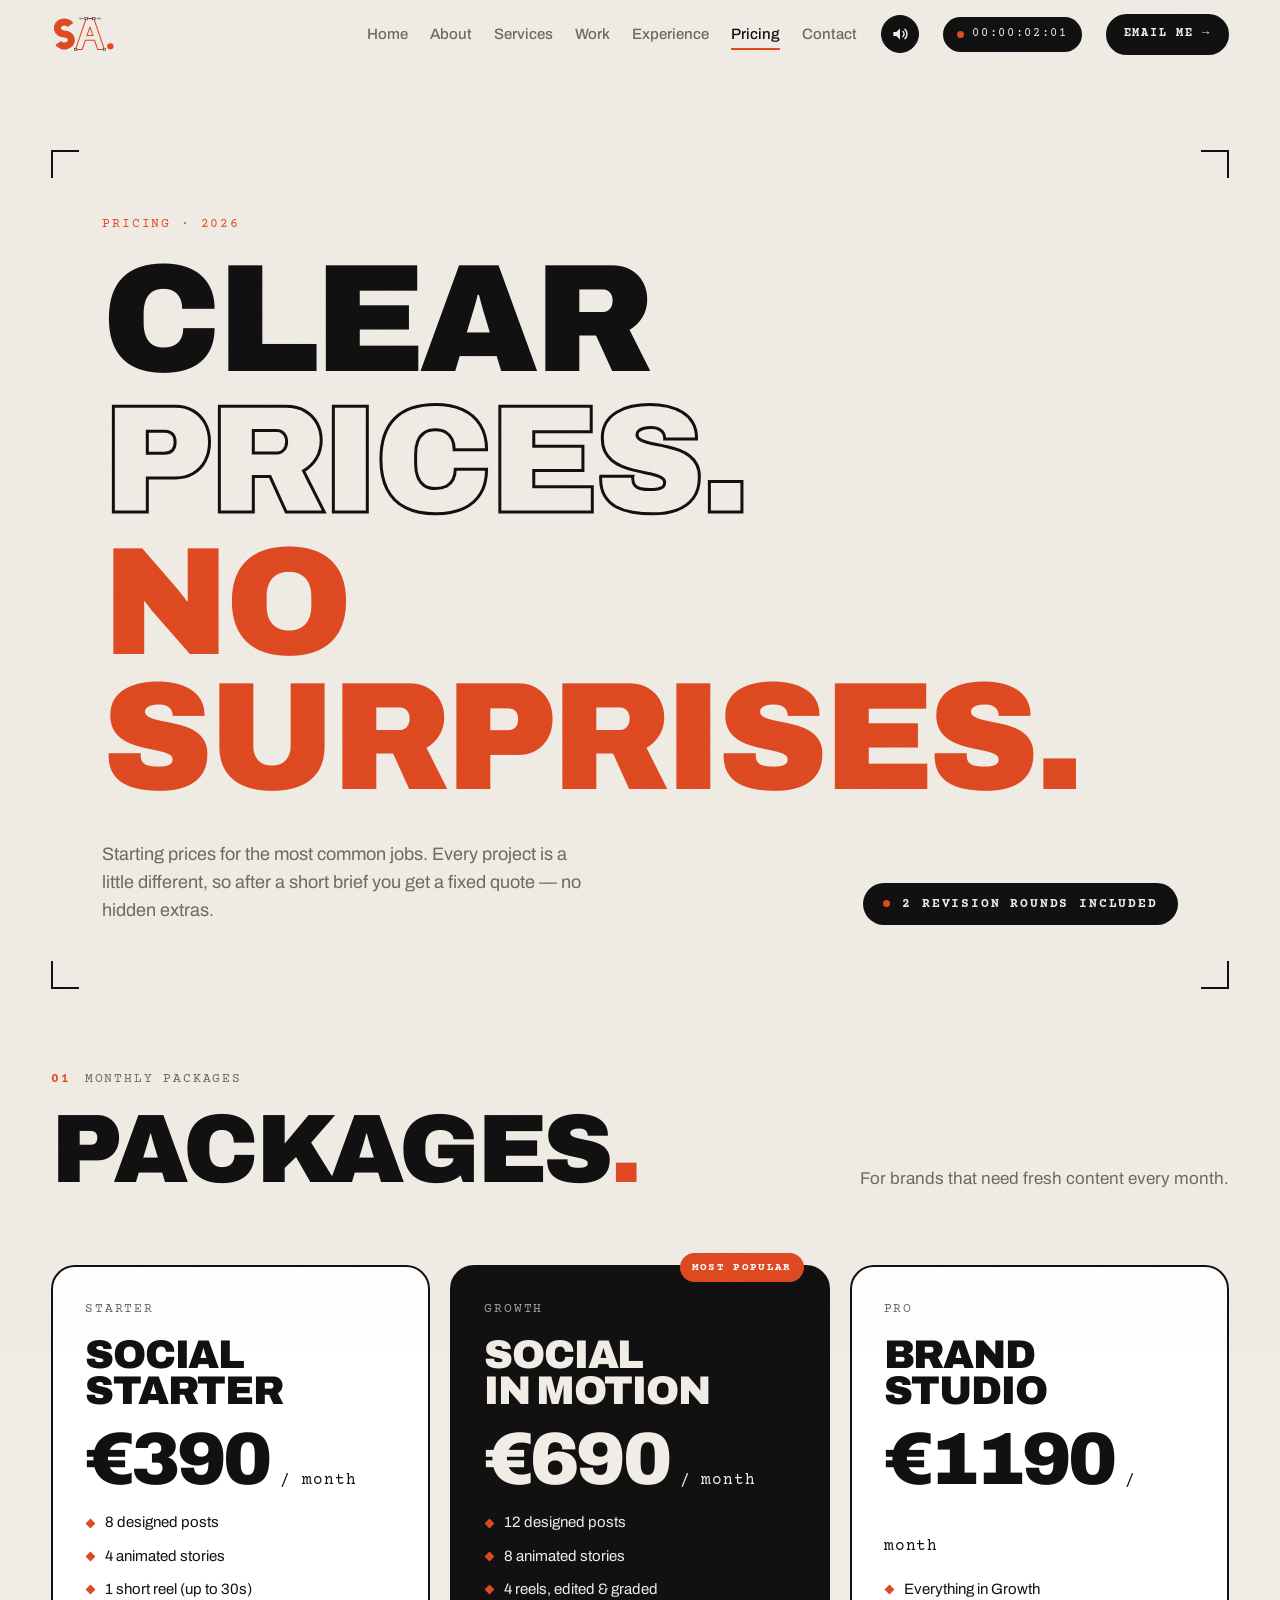
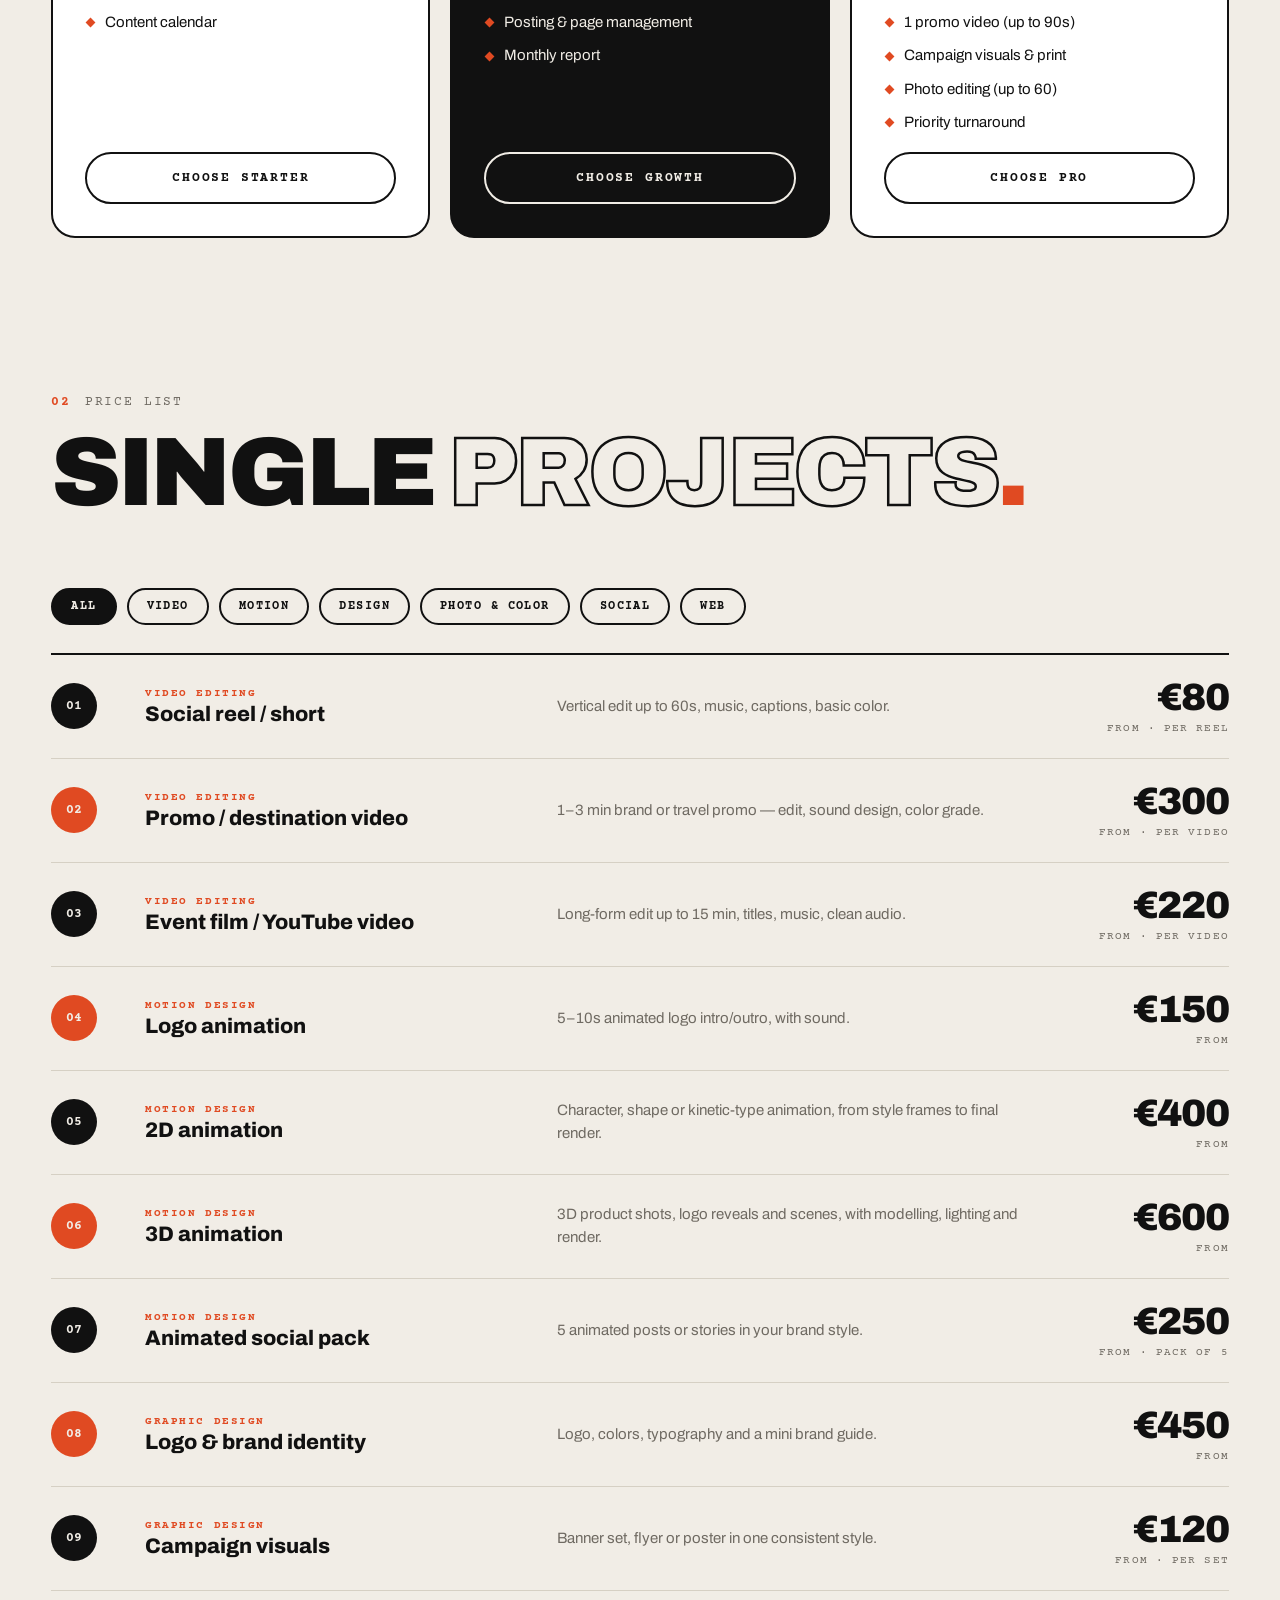
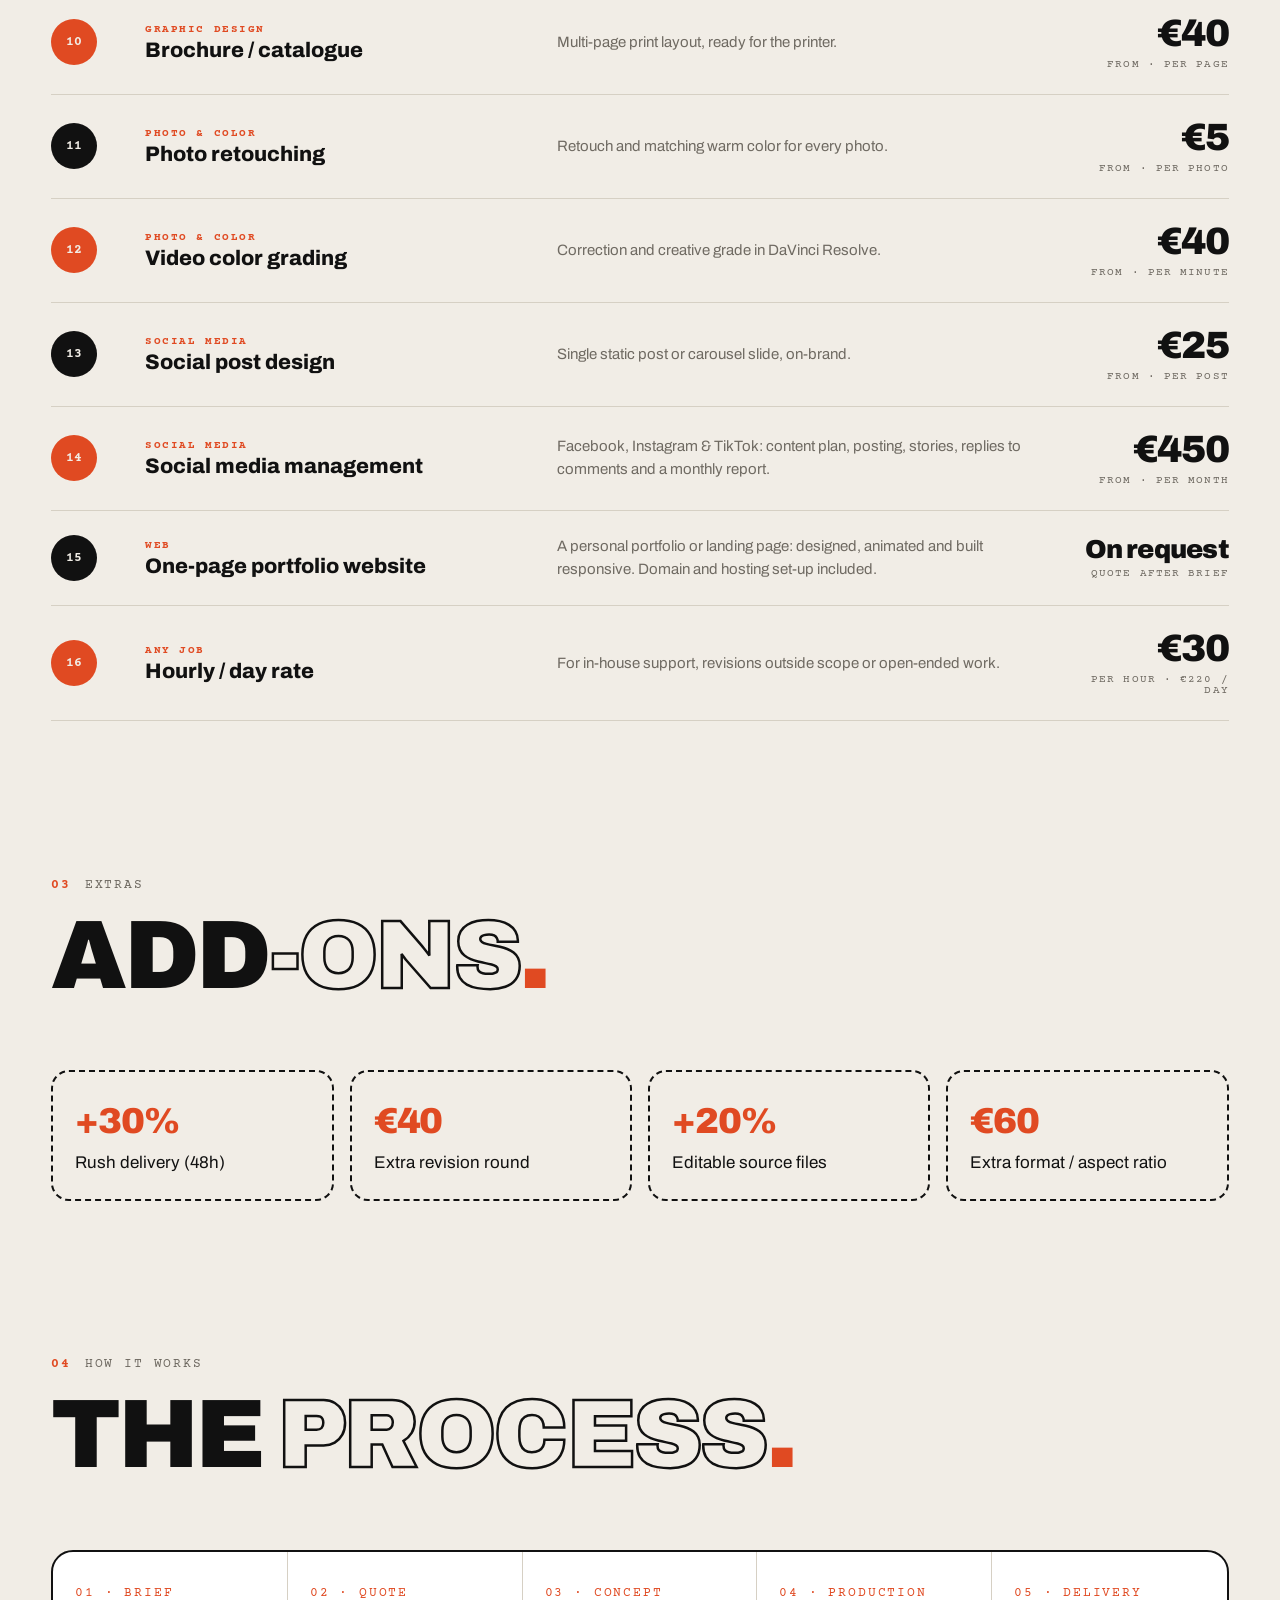
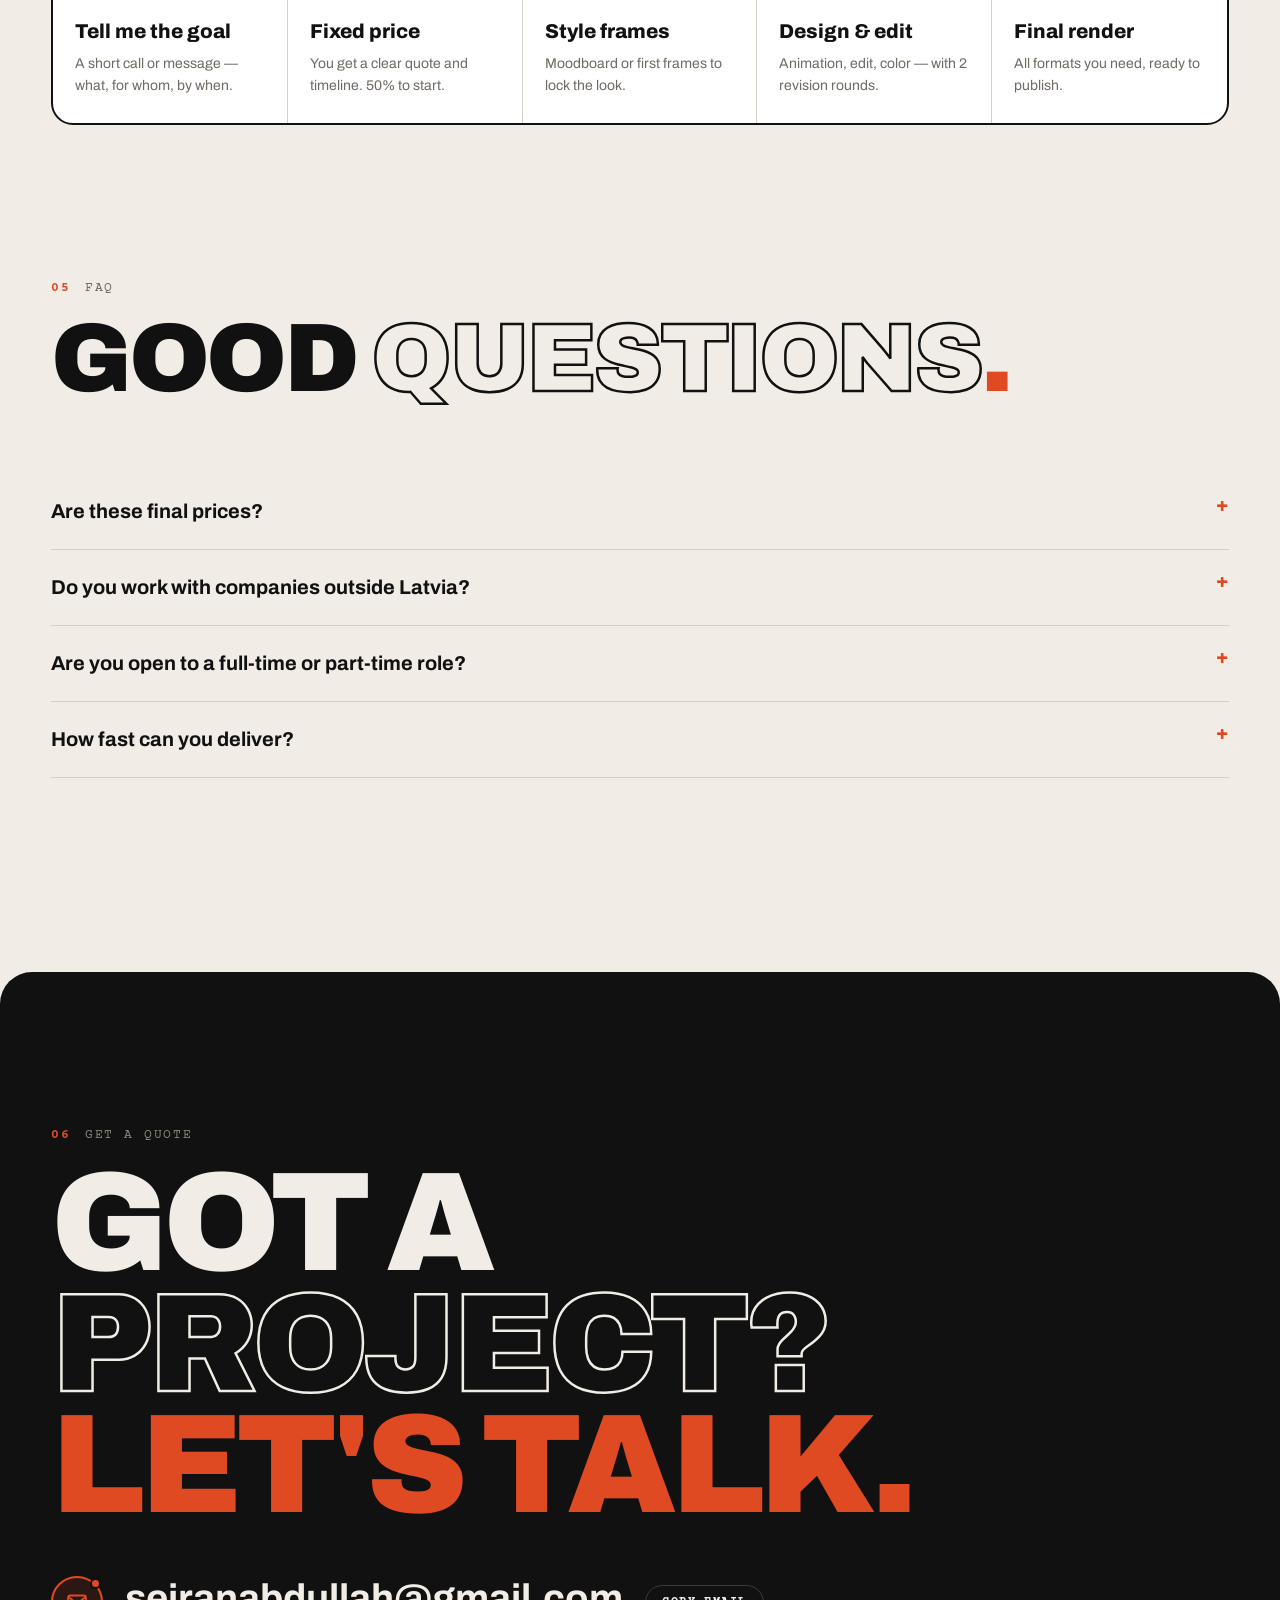
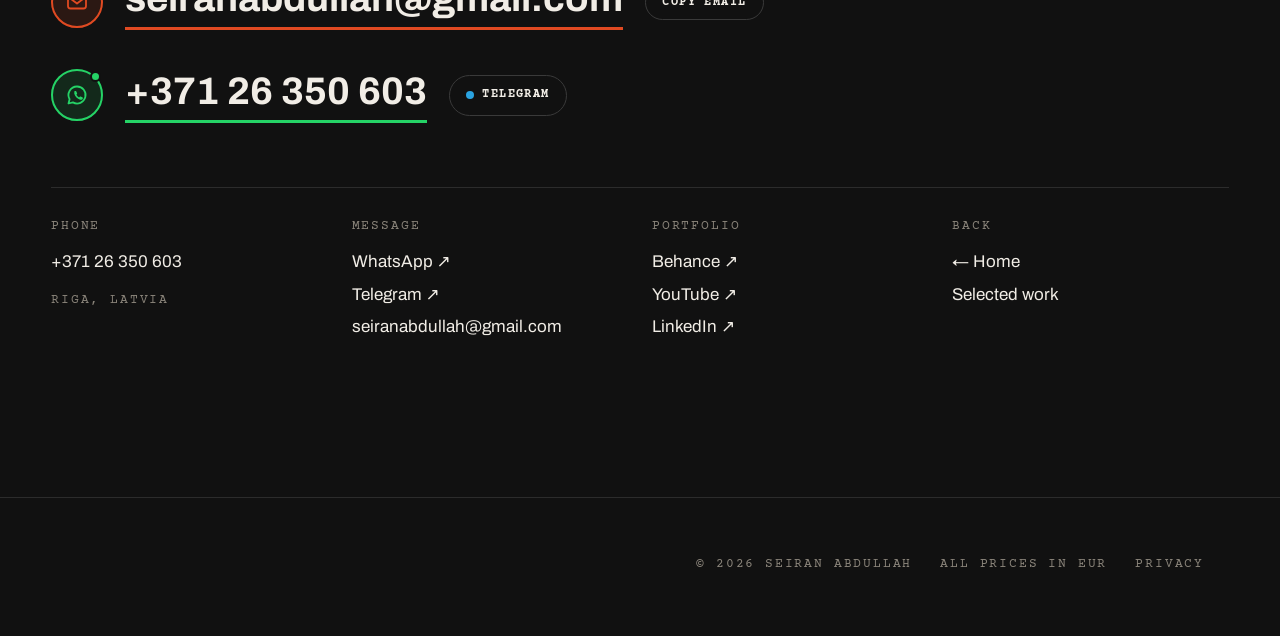
<file: pricing.html>
<!DOCTYPE html>
<html lang="en">
<head>
<meta charset="utf-8">
<meta name="viewport" content="width=device-width, initial-scale=1, viewport-fit=cover">
<title>Pricing — Seiran Abdullah</title>
<meta name="description" content="Price list for motion design, video editing, color grading, graphic design and social media services by Seiran Abdullah, Riga.">
<link rel="preconnect" href="https://fonts.googleapis.com">
<link rel="preconnect" href="https://fonts.gstatic.com" crossorigin>
<link href="https://fonts.googleapis.com/css2?family=Archivo:wght@400;500;600;700;800;900&family=Courier+Prime:wght@400;700&display=swap" rel="stylesheet">
<meta property="og:type" content="website">
<meta property="og:site_name" content="Seiran Abdullah">
<meta property="og:url" content="https://seiranabdullah.me/pricing.html">
<meta property="og:title" content="Pricing — Seiran Abdullah">
<meta property="og:description" content="Clear prices for motion design, video editing, color grading, graphic design and websites. No surprises.">
<meta property="og:image" content="https://seiranabdullah.me/og-image.png">
<meta property="og:image:width" content="1200">
<meta property="og:image:height" content="630">
<meta property="og:image:alt" content="Seiran Abdullah — Design. Motion. Video.">
<meta name="twitter:card" content="summary_large_image">
<meta name="twitter:image" content="https://seiranabdullah.me/og-image.png">
<meta name="theme-color" content="#f1ede6">
<link rel="canonical" href="https://seiranabdullah.me/pricing.html">
<link rel="icon" type="image/svg+xml" href="favicon.svg">
<link rel="apple-touch-icon" href="favicon-180.png">
<link rel="stylesheet" href="style.css?v=1120b">
</head>
<body>
<div class="cursor" id="cursor"></div>

<header class="bar" id="bar">
  <a href="index.html#top" class="logo" id="logo" aria-label="Seiran Abdullah — home"><svg xmlns="http://www.w3.org/2000/svg" viewBox="6 6 188 108" width="66" height="38" role="img" aria-label="Seiran Abdullah logo"><path class="ls" d="M61.3 34.5 A20 17 0 1 0 44 60 A20 17 0 1 1 26.7 85.5" fill="none" stroke="#e04a22" stroke-width="20"/><path class="la" d="M76 104 L106 16 L128 16 L158 104 L139.0 104 L130.1 78 L103.9 78 L95.0 104 Z M117.0 39.5 L125.4 64 L108.6 64 Z" fill="none" stroke="#e04a22" stroke-width="3" stroke-linejoin="miter"/><g class="lhand"><line x1="90" y1="16" x2="144" y2="16" stroke="#111111" stroke-width="1"/><circle cx="90" cy="16" r="2.6" fill="#f1ede6" stroke="#111111" stroke-width="1"/><circle cx="144" cy="16" r="2.6" fill="#f1ede6" stroke="#111111" stroke-width="1"/></g><g class="lanc"><rect x="72.5" y="100.5" width="7" height="7" fill="#f1ede6" stroke="#111111" stroke-width="1.5"/><rect x="102.5" y="12.5" width="7" height="7" fill="#f1ede6" stroke="#111111" stroke-width="1.5"/><rect x="124.5" y="12.5" width="7" height="7" fill="#f1ede6" stroke="#111111" stroke-width="1.5"/><rect x="154.5" y="100.5" width="7" height="7" fill="#f1ede6" stroke="#111111" stroke-width="1.5"/></g><circle class="ldot" cx="175" cy="95" r="9" fill="#e04a22"/></svg></a>
  <nav class="nav" id="nav">
    <a href="index.html">Home</a>
    <a href="index.html#about">About</a>
    <a href="index.html#services">Services</a>
    <a href="index.html#work">Work</a>
    <a href="index.html#experience">Experience</a>
    <a href="pricing.html" class="on">Pricing</a>
    <a href="#contact">Contact</a>
  </nav>
  <button class="sndall" id="sndAll" aria-pressed="false" aria-label="Turn sound on"><svg viewBox="0 0 24 24" aria-hidden="true"><path d="M4 9.5h3.5L12 5.5v13l-4.5-4H4z" fill="currentColor"/><path class="w1" d="M15.5 9a4 4 0 0 1 0 6" fill="none" stroke="currentColor" stroke-width="1.8" stroke-linecap="round"/><path class="w2" d="M18 6.5a7.5 7.5 0 0 1 0 11" fill="none" stroke="currentColor" stroke-width="1.8" stroke-linecap="round"/><path class="mute" d="M16 9.5l5 5M21 9.5l-5 5" stroke="currentColor" stroke-width="1.8" stroke-linecap="round"/></svg></button>
  <div class="tc mono" id="tcPill" title="Time you have spent on this site"><span class="rec"></span><span id="tc">00:00:00:00</span></div>
  <a href="mailto:seiranabdullah@gmail.com" class="btn ink sm" data-open-form>Email me →</a>
  <button class="burger" id="burger" aria-label="Open menu" aria-expanded="false">MENU</button>
</header>

<main>
<section class="p-hero">
  <div class="wrap">
    <div class="frame crop"><span class="cm"></span>
      <div class="mono acc" style="margin-bottom:18px">Pricing · 2026</div>
      <h1 class="h2 stack" style="font-size:clamp(68px,12vw,200px)">
        <span class="row"><span>Clear</span></span>
        <span class="row o"><span>prices.</span></span>
        <span class="row a"><span>No surprises.</span></span>
      </h1>
      <div class="p-intro">
        <p>Starting prices for the most common jobs. Every project is a little different, so after a short brief you get a fixed quote — no hidden extras.</p>
        <span class="pill">2 revision rounds included</span>
      </div>
    </div>
  </div>
</section>

<!-- packages -->
<section style="padding-top:40px">
  <div class="wrap">
    <div class="sec-head">
      <div><div class="sec-label mono"><b>01</b> Monthly packages</div><h2 class="h2">Packages<em>.</em></h2></div>
      <p>For brands that need fresh content every month.</p>
    </div>
    <div class="pkgs">
      <div class="pkg reveal">
        <span class="mono muted">Starter</span>
        <h3>Social<br>Starter</h3>
        <div class="amt">€390<small> / month</small></div>
        <ul><li>8 designed posts</li><li>4 animated stories</li><li>1 short reel (up to 30s)</li><li>Content calendar</li></ul>
        <a class="btn" href="#contact">Choose Starter</a>
      </div>
      <div class="pkg feat reveal">
        <span class="badge">MOST POPULAR</span>
        <span class="mono muted">Growth</span>
        <h3>Social<br>in Motion</h3>
        <div class="amt">€690<small> / month</small></div>
        <ul><li>12 designed posts</li><li>8 animated stories</li><li>4 reels, edited &amp; graded</li><li>Posting &amp; page management</li><li>Monthly report</li></ul>
        <a class="btn" href="#contact">Choose Growth</a>
      </div>
      <div class="pkg reveal">
        <span class="mono muted">Pro</span>
        <h3>Brand<br>Studio</h3>
        <div class="amt">€1190<small> / month</small></div>
        <ul><li>Everything in Growth</li><li>1 promo video (up to 90s)</li><li>Campaign visuals &amp; print</li><li>Photo editing (up to 60)</li><li>Priority turnaround</li></ul>
        <a class="btn" href="#contact">Choose Pro</a>
      </div>
    </div>
  </div>
</section>

<!-- price list -->
<section style="padding-top:0">
  <div class="wrap">
    <div class="sec-head">
      <div><div class="sec-label mono"><b>02</b> Price list</div><h2 class="h2">Single <span class="o">projects</span><em>.</em></h2></div>
    </div>
    <div class="cats">
      <button data-c="all">All</button>
      <button data-c="video">Video</button>
      <button data-c="motion">Motion</button>
      <button data-c="design">Design</button>
      <button data-c="photo">Photo &amp; color</button>
      <button data-c="social">Social</button>
      <button data-c="web">Web</button>
    </div>
    <div class="plist">
      <div class="prow" data-c="video"><span class="num-dot">01</span><div><div class="mono cat">Video editing</div><h3>Social reel / short</h3></div><p>Vertical edit up to 60s, music, captions, basic color.</p><div class="price">€80<small>from · per reel</small></div></div>
      <div class="prow" data-c="video"><span class="num-dot">02</span><div><div class="mono cat">Video editing</div><h3>Promo / destination video</h3></div><p>1–3 min brand or travel promo — edit, sound design, color grade.</p><div class="price">€300<small>from · per video</small></div></div>
      <div class="prow" data-c="video"><span class="num-dot">03</span><div><div class="mono cat">Video editing</div><h3>Event film / YouTube video</h3></div><p>Long-form edit up to 15 min, titles, music, clean audio.</p><div class="price">€220<small>from · per video</small></div></div>
      <div class="prow" data-c="motion"><span class="num-dot">04</span><div><div class="mono cat">Motion design</div><h3>Logo animation</h3></div><p>5–10s animated logo intro/outro, with sound.</p><div class="price">€150<small>from</small></div></div>
      <div class="prow" data-c="motion"><span class="num-dot">05</span><div><div class="mono cat">Motion design</div><h3>2D animation</h3></div><p>Character, shape or kinetic-type animation, from style frames to final render.</p><div class="price">€400<small>from</small></div></div>
      <div class="prow" data-c="motion"><span class="num-dot">06</span><div><div class="mono cat">Motion design</div><h3>3D animation</h3></div><p>3D product shots, logo reveals and scenes, with modelling, lighting and render.</p><div class="price">€600<small>from</small></div></div>
      <div class="prow" data-c="motion"><span class="num-dot">07</span><div><div class="mono cat">Motion design</div><h3>Animated social pack</h3></div><p>5 animated posts or stories in your brand style.</p><div class="price">€250<small>from · pack of 5</small></div></div>
      <div class="prow" data-c="design"><span class="num-dot">08</span><div><div class="mono cat">Graphic design</div><h3>Logo &amp; brand identity</h3></div><p>Logo, colors, typography and a mini brand guide.</p><div class="price">€450<small>from</small></div></div>
      <div class="prow" data-c="design"><span class="num-dot">09</span><div><div class="mono cat">Graphic design</div><h3>Campaign visuals</h3></div><p>Banner set, flyer or poster in one consistent style.</p><div class="price">€120<small>from · per set</small></div></div>
      <div class="prow" data-c="design"><span class="num-dot">10</span><div><div class="mono cat">Graphic design</div><h3>Brochure / catalogue</h3></div><p>Multi-page print layout, ready for the printer.</p><div class="price">€40<small>from · per page</small></div></div>
      <div class="prow" data-c="photo"><span class="num-dot">11</span><div><div class="mono cat">Photo &amp; color</div><h3>Photo retouching</h3></div><p>Retouch and matching warm color for every photo.</p><div class="price">€5<small>from · per photo</small></div></div>
      <div class="prow" data-c="photo"><span class="num-dot">12</span><div><div class="mono cat">Photo &amp; color</div><h3>Video color grading</h3></div><p>Correction and creative grade in DaVinci Resolve.</p><div class="price">€40<small>from · per minute</small></div></div>
      <div class="prow" data-c="social"><span class="num-dot">13</span><div><div class="mono cat">Social media</div><h3>Social post design</h3></div><p>Single static post or carousel slide, on-brand.</p><div class="price">€25<small>from · per post</small></div></div>
      <div class="prow" data-c="social"><span class="num-dot">14</span><div><div class="mono cat">Social media</div><h3>Social media management</h3></div><p>Facebook, Instagram &amp; TikTok: content plan, posting, stories, replies to comments and a monthly report.</p><div class="price">€450<small>from · per month</small></div></div>
      <div class="prow" data-c="web"><span class="num-dot">15</span><div><div class="mono cat">Web</div><h3>One-page portfolio website</h3></div><p>A personal portfolio or landing page: designed, animated and built responsive. Domain and hosting set-up included.</p><div class="price" style="font-size:26px">On request<small>quote after brief</small></div></div>
      <div class="prow" data-c="all-rates"><span class="num-dot">16</span><div><div class="mono cat">Any job</div><h3>Hourly / day rate</h3></div><p>For in-house support, revisions outside scope or open-ended work.</p><div class="price">€30<small>per hour · €220 / day</small></div></div>
    </div>
  </div>
</section>

<!-- add-ons -->
<section style="padding-top:0">
  <div class="wrap">
    <div class="sec-head"><div><div class="sec-label mono"><b>03</b> Extras</div><h2 class="h2">Add<span class="o">-ons</span><em>.</em></h2></div></div>
    <div class="addons">
      <div class="addon reveal"><b>+30%</b><span>Rush delivery (48h)</span></div>
      <div class="addon reveal"><b>€40</b><span>Extra revision round</span></div>
      <div class="addon reveal"><b>+20%</b><span>Editable source files</span></div>
      <div class="addon reveal"><b>€60</b><span>Extra format / aspect ratio</span></div>
    </div>
  </div>
</section>

<!-- process -->
<section style="padding-top:0">
  <div class="wrap">
    <div class="sec-head"><div><div class="sec-label mono"><b>04</b> How it works</div><h2 class="h2">The <span class="o">process</span><em>.</em></h2></div></div>
    <div class="steps reveal">
      <div class="step"><span class="mono acc">01 · Brief</span><h4>Tell me the goal</h4><p>A short call or message — what, for whom, by when.</p></div>
      <div class="step"><span class="mono acc">02 · Quote</span><h4>Fixed price</h4><p>You get a clear quote and timeline. 50% to start.</p></div>
      <div class="step"><span class="mono acc">03 · Concept</span><h4>Style frames</h4><p>Moodboard or first frames to lock the look.</p></div>
      <div class="step"><span class="mono acc">04 · Production</span><h4>Design &amp; edit</h4><p>Animation, edit, color — with 2 revision rounds.</p></div>
      <div class="step"><span class="mono acc">05 · Delivery</span><h4>Final render</h4><p>All formats you need, ready to publish.</p></div>
    </div>
  </div>
</section>

<!-- faq -->
<section style="padding-top:0">
  <div class="wrap">
    <div class="sec-head"><div><div class="sec-label mono"><b>05</b> FAQ</div><h2 class="h2">Good <span class="o">questions</span><em>.</em></h2></div></div>
    <details><summary>Are these final prices?</summary><p>They are starting prices. After a short brief you get a fixed quote, so the price won't change unless the scope does.</p></details>
    <details><summary>Do you work with companies outside Latvia?</summary><p>Yes. I'm based in Riga and work remotely with clients worldwide. Invoices in EUR.</p></details>
    <details><summary>Are you open to a full-time or part-time role?</summary><p>Yes — I'm open to full-time, part-time and hybrid positions in Riga, as well as freelance projects.</p></details>
    <details><summary>How fast can you deliver?</summary><p>A social reel usually takes 2–3 days, a promo video about 1–2 weeks. Rush delivery is available.</p></details>
  </div>
</section>
</main>

<section class="contact" id="contact">
  <div class="wrap">
    <div class="sec-label mono"><b>06</b> Get a quote</div>
    <a class="big-cta" href="mailto:seiranabdullah@gmail.com" data-open-form data-cursor="big">Got a<br><span class="o">project?</span><br><span class="acc">Let's talk.</span></a>
    <div class="mail">
      <span class="cbadge" aria-hidden="true"><svg viewBox="0 0 24 24" aria-hidden="true"><rect x="3" y="5.5" width="18" height="13" rx="2.5" fill="none" stroke="currentColor" stroke-width="1.8"/><path d="M4 7.5l8 6 8-6" fill="none" stroke="currentColor" stroke-width="1.8" stroke-linejoin="round"/></svg><i></i></span>
      <a class="em" href="mailto:seiranabdullah@gmail.com" data-open-form><span class="em-a">seiranabdullah@gmail.com</span><span class="em-b" aria-hidden="true">EMAIL ME →</span></a>
      <button class="copy" id="copy" data-v="seiranabdullah@gmail.com">COPY EMAIL</button>
    </div>
    <div class="mail wa">
      <span class="cbadge g" aria-hidden="true"><svg viewBox="0 0 24 24" aria-hidden="true"><path d="M12 3.5a8.5 8.5 0 0 0-7.4 12.7L3.5 20.5l4.4-1.1A8.5 8.5 0 1 0 12 3.5z" fill="none" stroke="currentColor" stroke-width="1.8" stroke-linejoin="round"/><path d="M9.2 8.6c.3-.6.6-.6.9-.6h.6c.2 0 .4 0 .6.4l.8 1.8c.1.2.1.4 0 .6l-.5.7c-.1.2-.1.3 0 .5.5.9 1.3 1.7 2.2 2.2.2.1.4.1.5 0l.7-.6c.2-.1.4-.2.6-.1l1.8.8c.3.2.4.3.4.6v.6c0 .3-.1.6-.6.9-.5.3-1.2.5-2 .3-2.9-.8-5.1-3-5.9-5.9-.2-.8 0-1.5.2-2z" fill="currentColor"/></svg><i></i></span>
      <a class="em wa-l" href="https://wa.me/37126350603" target="_blank" rel="noopener"><span class="em-a">+371 26 350 603</span><span class="em-b" aria-hidden="true">WHATSAPP →</span></a>
      <a class="copy go" href="https://t.me/+37126350603" target="_blank" rel="noopener">TELEGRAM</a>
    </div>
    <div class="cgrid">
      <div><h5 class="mono">Phone</h5><a href="tel:+37126350603">+371 26 350 603</a><span class="mono" style="color:#8a847a;margin-top:8px">Riga, Latvia</span></div>
      <div><h5 class="mono">Message</h5><a href="https://wa.me/37126350603" target="_blank" rel="noopener">WhatsApp ↗</a><a href="https://t.me/+37126350603" target="_blank" rel="noopener">Telegram ↗</a><a href="mailto:seiranabdullah@gmail.com">seiranabdullah@gmail.com</a></div>
      <div><h5 class="mono">Portfolio</h5><a href="https://www.behance.net/seiranabdullah" target="_blank" rel="noopener">Behance ↗</a><a href="https://www.youtube.com/@seiranabdullah" target="_blank" rel="noopener">YouTube ↗</a><a href="https://www.linkedin.com/in/seiranabdullah" target="_blank" rel="noopener">LinkedIn ↗</a></div>
      <div><h5 class="mono">Back</h5><a href="index.html">← Home</a><a href="index.html#work">Selected work</a></div>
    </div>
  </div>
</section>
<footer><div class="wrap foot"><a href="#" class="logo flogo" id="flogo" aria-label="Seiran Abdullah — back to top"><svg xmlns="http://www.w3.org/2000/svg" viewBox="6 6 188 108" width="120" height="69" role="img" aria-label="Seiran Abdullah logo"><path class="ls" d="M61.3 34.5 A20 17 0 1 0 44 60 A20 17 0 1 1 26.7 85.5" fill="none" stroke="#e04a22" stroke-width="20"/><path class="la" d="M76 104 L106 16 L128 16 L158 104 L139.0 104 L130.1 78 L103.9 78 L95.0 104 Z M117.0 39.5 L125.4 64 L108.6 64 Z" fill="none" stroke="#e04a22" stroke-width="3" stroke-linejoin="miter"/><g class="lhand"><line x1="90" y1="16" x2="144" y2="16" stroke="#f1ede6" stroke-width="1"/><circle cx="90" cy="16" r="2.6" fill="#111111" stroke="#f1ede6" stroke-width="1"/><circle cx="144" cy="16" r="2.6" fill="#111111" stroke="#f1ede6" stroke-width="1"/></g><g class="lanc"><rect x="72.5" y="100.5" width="7" height="7" fill="#111111" stroke="#f1ede6" stroke-width="1.5"/><rect x="102.5" y="12.5" width="7" height="7" fill="#111111" stroke="#f1ede6" stroke-width="1.5"/><rect x="124.5" y="12.5" width="7" height="7" fill="#111111" stroke="#f1ede6" stroke-width="1.5"/><rect x="154.5" y="100.5" width="7" height="7" fill="#111111" stroke="#f1ede6" stroke-width="1.5"/></g><circle class="ldot" cx="175" cy="95" r="9" fill="#e04a22"/></svg></a><div class="foot-meta mono"><span>© 2026 Seiran Abdullah</span><span>All prices in EUR</span><a href="privacy.html">Privacy</a></div></div></footer>

<button class="totop" id="totop" aria-label="Back to top"><svg viewBox="0 0 48 48" aria-hidden="true"><circle cx="24" cy="24" r="21" fill="none" stroke="rgba(241,237,230,.25)" stroke-width="2"/><circle class="tt-p" cx="24" cy="24" r="21" fill="none" stroke="#e04a22" stroke-width="2.5" stroke-linecap="round" transform="rotate(-90 24 24)"/><path d="M24 31V17M17.5 23.5L24 17l6.5 6.5" fill="none" stroke="#f1ede6" stroke-width="2.2" stroke-linecap="round" stroke-linejoin="round"/></svg></button>
<script src="main.js?v=1120b"></script>
</body>
</html>
</file>
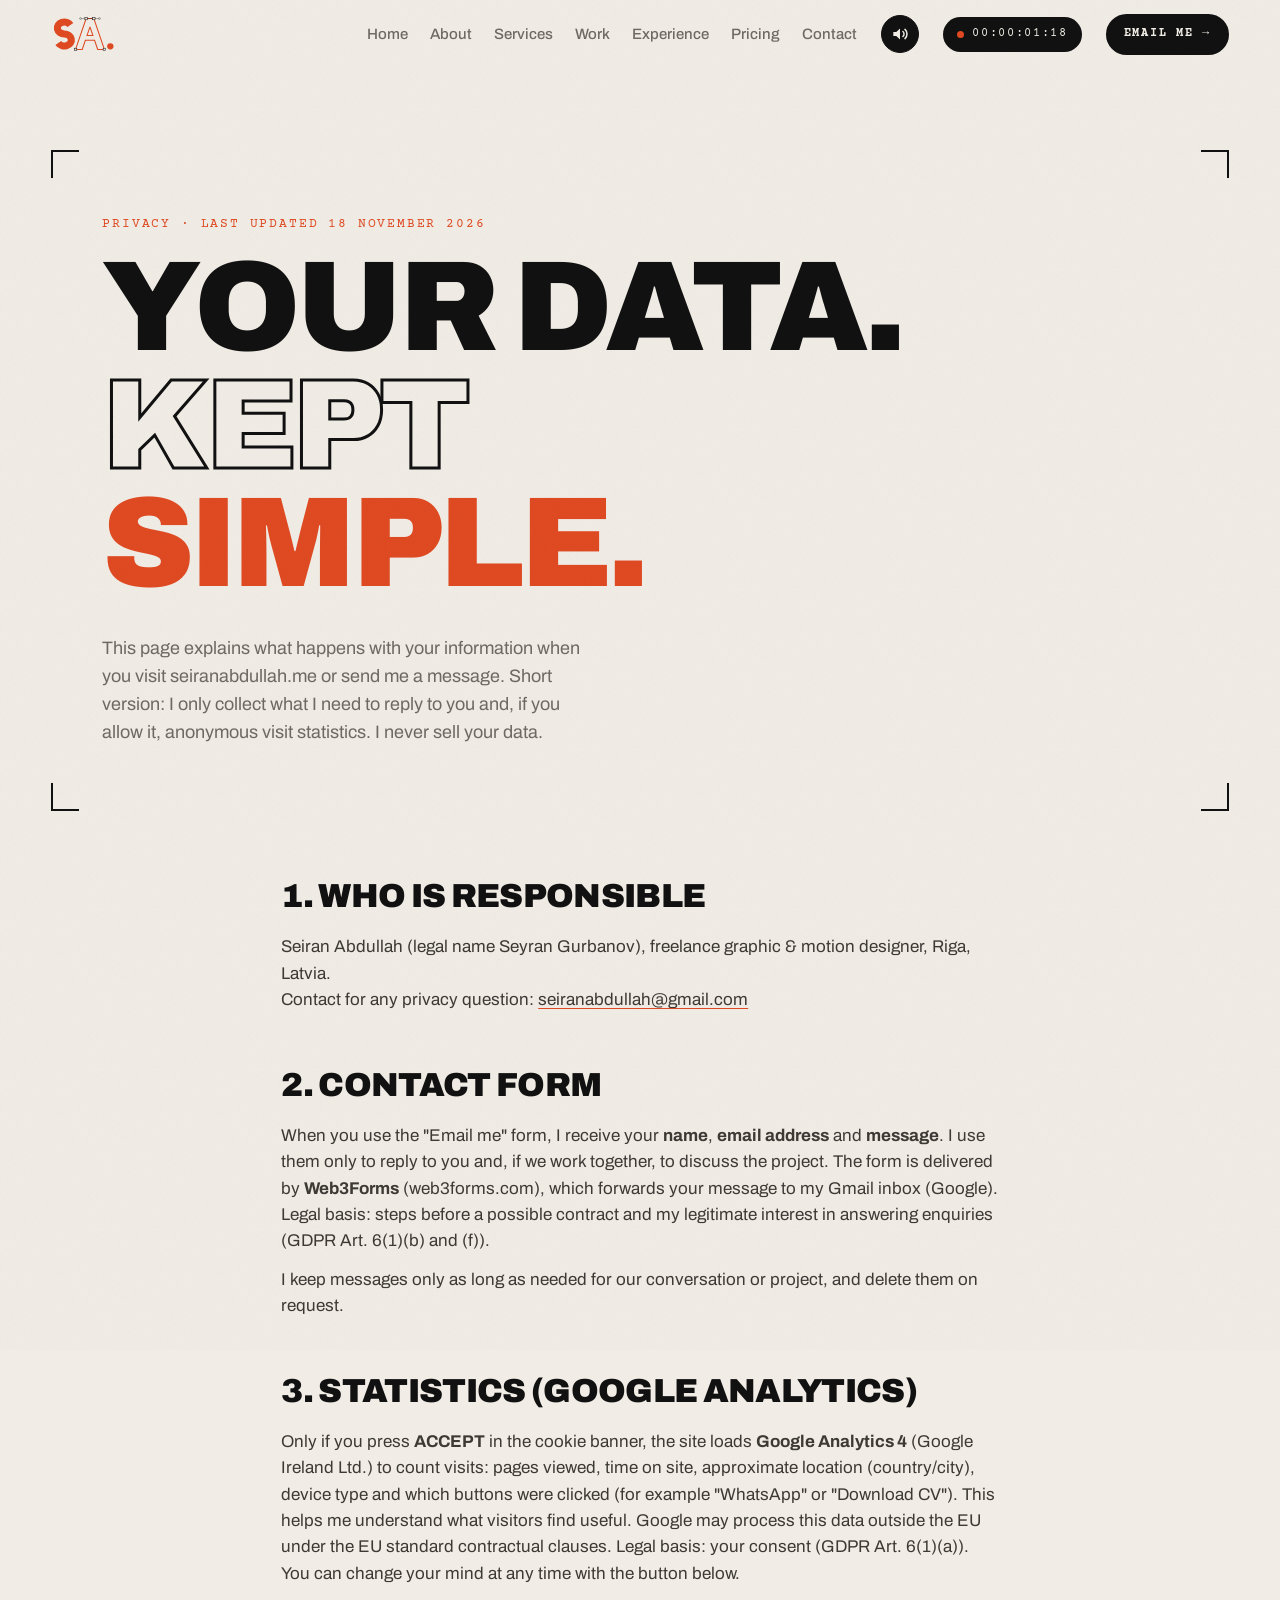
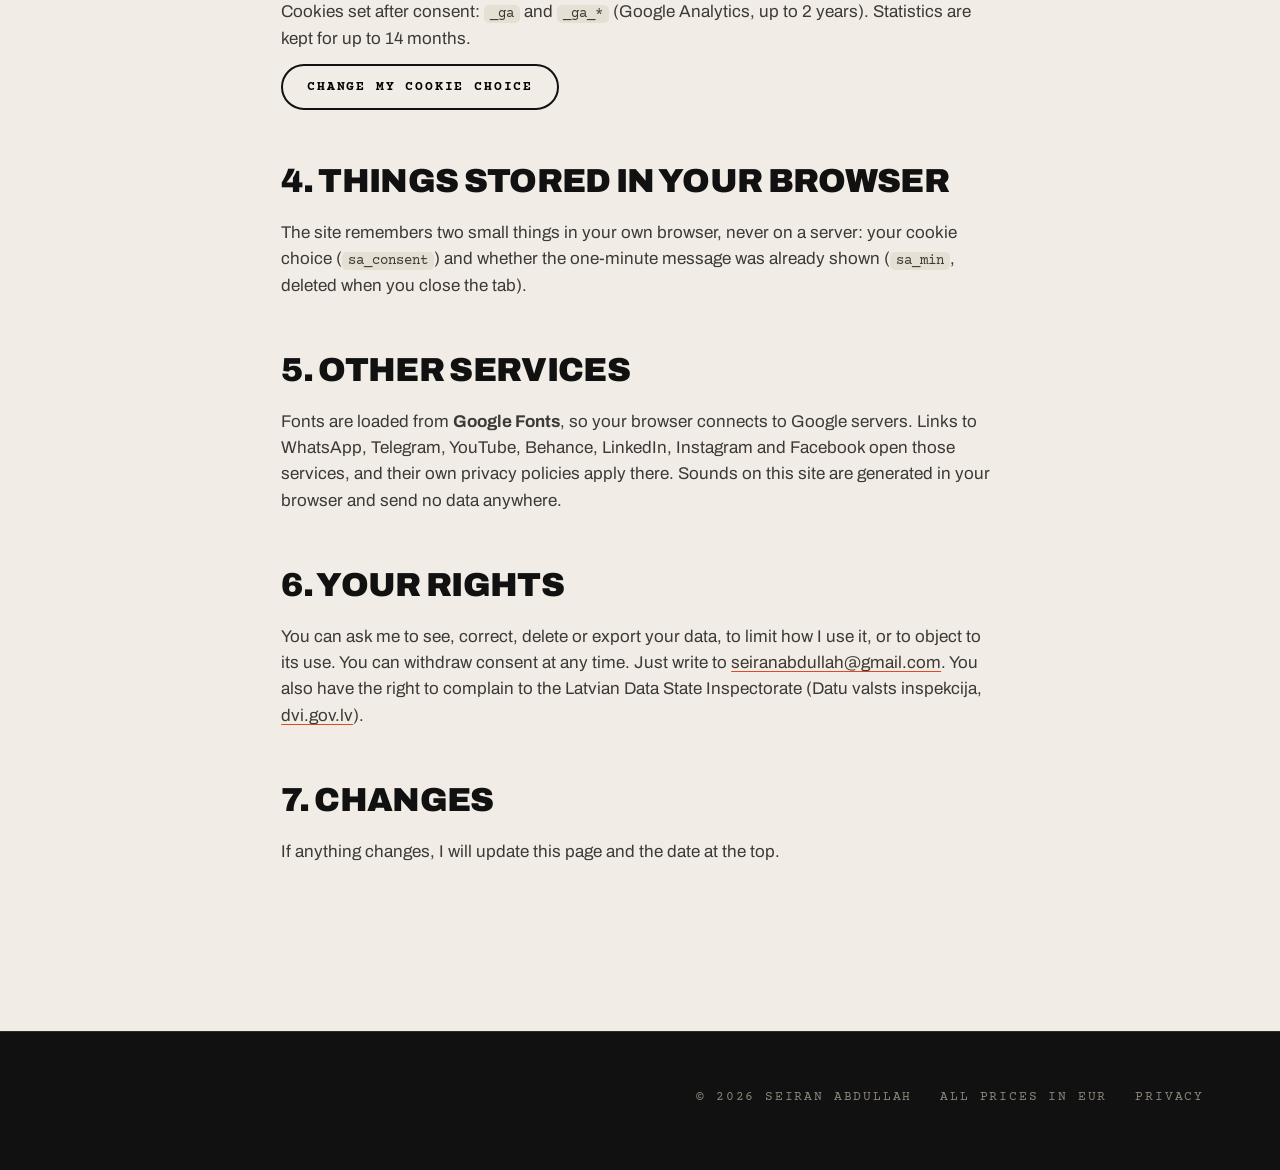
<file: privacy.html>
<!DOCTYPE html>
<html lang="en">
<head>
<meta charset="utf-8">
<meta name="viewport" content="width=device-width, initial-scale=1, viewport-fit=cover">
<title>Privacy Policy — Seiran Abdullah</title>
<meta name="description" content="How seiranabdullah.me handles your data: contact form, cookies and analytics.">
<meta name="robots" content="noindex">
<link rel="preconnect" href="https://fonts.googleapis.com">
<link rel="preconnect" href="https://fonts.gstatic.com" crossorigin>
<link href="https://fonts.googleapis.com/css2?family=Archivo:wght@400;500;600;700;800;900&family=Courier+Prime:wght@400;700&display=swap" rel="stylesheet">
<link rel="icon" type="image/svg+xml" href="favicon.svg">
<link rel="apple-touch-icon" href="favicon-180.png">
<link rel="stylesheet" href="style.css?v=1120b">
</head>
<body>
<div class="cursor" id="cursor"></div>

<header class="bar" id="bar">
  <a href="index.html#top" class="logo" id="logo" aria-label="Seiran Abdullah — home"><svg xmlns="http://www.w3.org/2000/svg" viewBox="6 6 188 108" width="66" height="38" role="img" aria-label="Seiran Abdullah logo"><path class="ls" d="M61.3 34.5 A20 17 0 1 0 44 60 A20 17 0 1 1 26.7 85.5" fill="none" stroke="#e04a22" stroke-width="20"/><path class="la" d="M76 104 L106 16 L128 16 L158 104 L139.0 104 L130.1 78 L103.9 78 L95.0 104 Z M117.0 39.5 L125.4 64 L108.6 64 Z" fill="none" stroke="#e04a22" stroke-width="3" stroke-linejoin="miter"/><g class="lhand"><line x1="90" y1="16" x2="144" y2="16" stroke="#111111" stroke-width="1"/><circle cx="90" cy="16" r="2.6" fill="#f1ede6" stroke="#111111" stroke-width="1"/><circle cx="144" cy="16" r="2.6" fill="#f1ede6" stroke="#111111" stroke-width="1"/></g><g class="lanc"><rect x="72.5" y="100.5" width="7" height="7" fill="#f1ede6" stroke="#111111" stroke-width="1.5"/><rect x="102.5" y="12.5" width="7" height="7" fill="#f1ede6" stroke="#111111" stroke-width="1.5"/><rect x="124.5" y="12.5" width="7" height="7" fill="#f1ede6" stroke="#111111" stroke-width="1.5"/><rect x="154.5" y="100.5" width="7" height="7" fill="#f1ede6" stroke="#111111" stroke-width="1.5"/></g><circle class="ldot" cx="175" cy="95" r="9" fill="#e04a22"/></svg></a>
  <nav class="nav" id="nav">
    <a href="index.html">Home</a>
    <a href="index.html#about">About</a>
    <a href="index.html#services">Services</a>
    <a href="index.html#work">Work</a>
    <a href="index.html#experience">Experience</a>
    <a href="pricing.html">Pricing</a>
    <a href="index.html#contact">Contact</a>
  </nav>
  <button class="sndall" id="sndAll" aria-pressed="false" aria-label="Turn sound on"><svg viewBox="0 0 24 24" aria-hidden="true"><path d="M4 9.5h3.5L12 5.5v13l-4.5-4H4z" fill="currentColor"/><path class="w1" d="M15.5 9a4 4 0 0 1 0 6" fill="none" stroke="currentColor" stroke-width="1.8" stroke-linecap="round"/><path class="w2" d="M18 6.5a7.5 7.5 0 0 1 0 11" fill="none" stroke="currentColor" stroke-width="1.8" stroke-linecap="round"/><path class="mute" d="M16 9.5l5 5M21 9.5l-5 5" stroke="currentColor" stroke-width="1.8" stroke-linecap="round"/></svg></button>
  <div class="tc mono" id="tcPill" title="Time you have spent on this site"><span class="rec"></span><span id="tc">00:00:00:00</span></div>
  <a href="mailto:seiranabdullah@gmail.com" class="btn ink sm" data-open-form>Email me →</a>
  <button class="burger" id="burger" aria-label="Open menu" aria-expanded="false">MENU</button>
</header>

<main>
<section class="p-hero">
  <div class="wrap">
    <div class="frame crop"><span class="cm"></span>
      <div class="mono acc" style="margin-bottom:18px">Privacy · Last updated 18 November 2026</div>
      <h1 class="h2 stack" style="font-size:clamp(56px,10vw,160px)">
        <span class="row"><span>Your data.</span></span>
        <span class="row o"><span>Kept</span></span>
        <span class="row a"><span>simple.</span></span>
      </h1>
      <div class="p-intro"><p>This page explains what happens with your information when you visit seiranabdullah.me or send me a message. Short version: I only collect what I need to reply to you and, if you allow it, anonymous visit statistics. I never sell your data.</p></div>
    </div>
  </div>
</section>
<section style="padding-top:20px">
  <div class="wrap legal">
    <h2>1. Who is responsible</h2>
    <p>Seiran Abdullah (legal name Seyran Gurbanov), freelance graphic &amp; motion designer, Riga, Latvia.<br>Contact for any privacy question: <a href="mailto:seiranabdullah@gmail.com">seiranabdullah@gmail.com</a></p>

    <h2>2. Contact form</h2>
    <p>When you use the "Email me" form, I receive your <b>name</b>, <b>email address</b> and <b>message</b>. I use them only to reply to you and, if we work together, to discuss the project. The form is delivered by <b>Web3Forms</b> (web3forms.com), which forwards your message to my Gmail inbox (Google). Legal basis: steps before a possible contract and my legitimate interest in answering enquiries (GDPR Art. 6(1)(b) and (f)).</p>
    <p>I keep messages only as long as needed for our conversation or project, and delete them on request.</p>

    <h2>3. Statistics (Google Analytics)</h2>
    <p>Only if you press <b>ACCEPT</b> in the cookie banner, the site loads <b>Google Analytics 4</b> (Google Ireland Ltd.) to count visits: pages viewed, time on site, approximate location (country/city), device type and which buttons were clicked (for example "WhatsApp" or "Download CV"). This helps me understand what visitors find useful. Google may process this data outside the EU under the EU standard contractual clauses. Legal basis: your consent (GDPR Art. 6(1)(a)). You can change your mind at any time with the button below.</p>
    <p>Cookies set after consent: <code>_ga</code> and <code>_ga_*</code> (Google Analytics, up to 2 years). Statistics are kept for up to 14 months.</p>
    <p><button class="btn" type="button" id="resetConsent">Change my cookie choice</button></p>

    <h2>4. Things stored in your browser</h2>
    <p>The site remembers two small things in your own browser, never on a server: your cookie choice (<code>sa_consent</code>) and whether the one-minute message was already shown (<code>sa_min</code>, deleted when you close the tab).</p>

    <h2>5. Other services</h2>
    <p>Fonts are loaded from <b>Google Fonts</b>, so your browser connects to Google servers. Links to WhatsApp, Telegram, YouTube, Behance, LinkedIn, Instagram and Facebook open those services, and their own privacy policies apply there. Sounds on this site are generated in your browser and send no data anywhere.</p>

    <h2>6. Your rights</h2>
    <p>You can ask me to see, correct, delete or export your data, to limit how I use it, or to object to its use. You can withdraw consent at any time. Just write to <a href="mailto:seiranabdullah@gmail.com">seiranabdullah@gmail.com</a>. You also have the right to complain to the Latvian Data State Inspectorate (Datu valsts inspekcija, <a href="https://www.dvi.gov.lv" target="_blank" rel="noopener">dvi.gov.lv</a>).</p>

    <h2>7. Changes</h2>
    <p>If anything changes, I will update this page and the date at the top.</p>
  </div>
</section>
</main>

<footer><div class="wrap foot"><a href="#" class="logo flogo" id="flogo" aria-label="Seiran Abdullah — back to top"><svg xmlns="http://www.w3.org/2000/svg" viewBox="6 6 188 108" width="120" height="69" role="img" aria-label="Seiran Abdullah logo"><path class="ls" d="M61.3 34.5 A20 17 0 1 0 44 60 A20 17 0 1 1 26.7 85.5" fill="none" stroke="#e04a22" stroke-width="20"/><path class="la" d="M76 104 L106 16 L128 16 L158 104 L139.0 104 L130.1 78 L103.9 78 L95.0 104 Z M117.0 39.5 L125.4 64 L108.6 64 Z" fill="none" stroke="#e04a22" stroke-width="3" stroke-linejoin="miter"/><g class="lhand"><line x1="90" y1="16" x2="144" y2="16" stroke="#f1ede6" stroke-width="1"/><circle cx="90" cy="16" r="2.6" fill="#111111" stroke="#f1ede6" stroke-width="1"/><circle cx="144" cy="16" r="2.6" fill="#111111" stroke="#f1ede6" stroke-width="1"/></g><g class="lanc"><rect x="72.5" y="100.5" width="7" height="7" fill="#111111" stroke="#f1ede6" stroke-width="1.5"/><rect x="102.5" y="12.5" width="7" height="7" fill="#111111" stroke="#f1ede6" stroke-width="1.5"/><rect x="124.5" y="12.5" width="7" height="7" fill="#111111" stroke="#f1ede6" stroke-width="1.5"/><rect x="154.5" y="100.5" width="7" height="7" fill="#111111" stroke="#f1ede6" stroke-width="1.5"/></g><circle class="ldot" cx="175" cy="95" r="9" fill="#e04a22"/></svg></a><div class="foot-meta mono"><span>© 2026 Seiran Abdullah</span><span>All prices in EUR</span><a href="privacy.html">Privacy</a></div></div></footer>

<button class="totop" id="totop" aria-label="Back to top"><svg viewBox="0 0 48 48" aria-hidden="true"><circle cx="24" cy="24" r="21" fill="none" stroke="rgba(241,237,230,.25)" stroke-width="2"/><circle class="tt-p" cx="24" cy="24" r="21" fill="none" stroke="#e04a22" stroke-width="2.5" stroke-linecap="round" transform="rotate(-90 24 24)"/><path d="M24 31V17M17.5 23.5L24 17l6.5 6.5" fill="none" stroke="#f1ede6" stroke-width="2.2" stroke-linecap="round" stroke-linejoin="round"/></svg></button>
<script src="main.js?v=1120b"></script>
</body>
</html>
</file>
<file: style.css>
/* =========================================================
   SEIRAN ABDULLAH — Portfolio
   Brand: cream paper, ink black, signal orange. Outlined type,
   crop marks, typewriter mono labels. Motion: edit timeline,
   timecode, keyframes.
   ========================================================= */
:root{
  --paper:#f1ede6;
  --paper2:#e9e4da;
  --card:#ffffff;
  --ink:#111111;
  --ink2:#1c1c1c;
  --mute:#6f6a62;
  --line:#d6d0c4;
  --acc:#e04a22;
  --acc-d:#c43e1a;
  --display:"Archivo", "Arial Black", sans-serif;
  --sans:"Archivo", system-ui, sans-serif;
  --mono:"Courier Prime", "Courier New", monospace;
  --pad:clamp(20px,4vw,56px);
}
*{box-sizing:border-box;margin:0;padding:0}
html{scroll-behavior:smooth;overflow-x:clip}
main,.contact{overflow-x:clip}
body{background:var(--paper);color:var(--ink);font-family:var(--sans);font-size:17px;line-height:1.55;-webkit-font-smoothing:antialiased}
a{color:inherit;text-decoration:none}
img{max-width:100%;display:block}
::selection{background:var(--acc);color:#fff}

/* paper grain */
body::after{content:"";position:fixed;inset:-50%;pointer-events:none;z-index:999;opacity:.07;mix-blend-mode:multiply;
  background-image:url("data:image/svg+xml,%3Csvg xmlns='http://www.w3.org/2000/svg' width='160' height='160'%3E%3Cfilter id='n'%3E%3CfeTurbulence type='fractalNoise' baseFrequency='.9' numOctaves='3' stitchTiles='stitch'/%3E%3C/filter%3E%3Crect width='100%25' height='100%25' filter='url(%23n)'/%3E%3C/svg%3E");
  animation:grain 1s steps(6) infinite}
@keyframes grain{0%{transform:translate(0,0)}20%{transform:translate(-3%,2%)}40%{transform:translate(2%,-4%)}60%{transform:translate(-4%,1%)}80%{transform:translate(3%,3%)}100%{transform:translate(0,0)}}

.mono{font-family:var(--mono);font-size:13px;letter-spacing:.14em;text-transform:uppercase}
.wrap{padding:0 var(--pad);max-width:1440px;margin:0 auto}
.acc{color:var(--acc)}
.out{-webkit-text-stroke:2px var(--ink);color:transparent}

/* crop marks (from the email template) */
.crop{position:relative}
.crop::before,.crop::after,.crop > .cm::before,.crop > .cm::after{content:"";position:absolute;width:26px;height:26px;border:2px solid var(--ink);pointer-events:none}
.crop::before{top:0;left:0;border-right:0;border-bottom:0}
.crop::after{top:0;right:0;border-left:0;border-bottom:0}
.crop > .cm{position:absolute;inset:0;pointer-events:none}
.crop > .cm::before{bottom:0;left:0;border-right:0;border-top:0}
.crop > .cm::after{bottom:0;right:0;border-left:0;border-top:0}

/* ---------- custom cursor ---------- */
.cursor{position:fixed;left:0;top:0;width:12px;height:12px;border-radius:50%;background:var(--acc);pointer-events:none;z-index:1000;
  transform:translate(-50%,-50%);transition:width .25s,height .25s,background .25s;display:none;
  font-family:var(--mono);font-size:11px;color:#fff;align-items:center;justify-content:center;letter-spacing:.12em;font-weight:700}
.cursor.big{width:54px;height:54px;background:rgba(224,74,34,.18)}
.cursor.play{width:84px;height:84px;background:var(--acc)}
@media (pointer:fine){.cursor{display:flex}}

/* ---------- top bar ---------- */
.bar{position:fixed;inset:0 0 auto 0;z-index:50;display:flex;align-items:center;gap:24px;padding:14px var(--pad);transition:background .3s,box-shadow .3s}
.bar.solid{background:rgba(241,237,230,.92);backdrop-filter:blur(10px);box-shadow:0 1px 0 var(--line)}
.logo{font-family:var(--display);font-weight:900;font-size:22px;letter-spacing:-.01em;display:flex;align-items:center;gap:6px}
.logo i{font-style:normal;color:var(--acc)}
.nav{display:flex;gap:22px;margin-left:auto}
.nav a{position:relative;font-size:15px;font-weight:500;color:var(--mute);transition:color .2s}
.nav a:hover,.nav a.on{color:var(--ink)}
.nav a::after{content:"";position:absolute;left:0;bottom:-4px;height:2px;width:0;background:var(--acc);transition:width .3s}
.nav a:hover::after,.nav a.on::after{width:100%}
.tc{display:flex;align-items:center;gap:8px;padding:8px 14px;border-radius:999px;background:var(--ink);color:var(--paper);font-size:12px}
.rec{width:7px;height:7px;border-radius:50%;background:var(--acc);animation:blink 1.2s infinite}
@keyframes blink{50%{opacity:.2}}
.btn{display:inline-flex;align-items:center;gap:10px;padding:14px 24px;border-radius:999px;font-family:var(--mono);font-weight:700;font-size:13px;letter-spacing:.14em;text-transform:uppercase;border:2px solid var(--ink);transition:all .25s;white-space:nowrap;background:transparent}
.btn:hover{background:var(--ink);color:var(--paper)}
.btn.ink{background:var(--ink);color:var(--paper)}
.btn.ink:hover{background:var(--acc);border-color:var(--acc);color:#fff}
.btn.hot{background:var(--acc);border-color:var(--acc);color:#fff}
.btn.hot:hover{background:var(--ink);border-color:var(--ink)}
.btn.sm{padding:9px 16px;font-size:12px}
.burger{display:none;background:var(--ink);color:var(--paper);border:0;padding:9px 14px;border-radius:999px;font-family:var(--mono);font-size:12px;letter-spacing:.14em;cursor:pointer}
@media (max-width:980px){
  .bar.solid{backdrop-filter:none;-webkit-backdrop-filter:none;background:var(--paper)}
  .nav{position:fixed;top:0;left:0;width:100vw;height:100vh;height:100dvh;flex-direction:column;justify-content:center;align-items:center;gap:22px;background:var(--paper);z-index:1;
    transform:translateY(-100%);visibility:hidden;transition:transform .5s cubic-bezier(.7,0,.2,1),visibility 0s .5s}
  .nav.open{transform:none;visibility:visible;transition:transform .5s cubic-bezier(.7,0,.2,1),visibility 0s}
  body.menu-open{overflow:hidden}
  .nav a{font-family:var(--display);font-size:46px;font-weight:900;color:var(--ink);text-transform:uppercase}
  .burger{display:block;margin-left:auto;z-index:2}
  .bar .tc,.bar .btn{display:none}
}

/* ---------- hero ---------- */
.hero{min-height:100svh;display:flex;align-items:center;padding:110px 0 50px;position:relative;overflow:hidden}
.hero .frame{padding:clamp(36px,6vw,80px) clamp(22px,5vw,72px);width:100%}
.hero-grid{display:grid;grid-template-columns:1.25fr 1fr;gap:40px;align-items:center}
.stack{font-family:var(--display);font-weight:900;text-transform:uppercase;line-height:.86;font-size:clamp(64px,11.5vw,190px);letter-spacing:-.035em}
.stack .row{display:block;overflow:hidden;padding-bottom:.04em}
.stack .row > span{display:inline-block;transform:translateY(105%);animation:up 1s cubic-bezier(.2,.8,.2,1) forwards}
.stack .row:nth-child(2) > span{animation-delay:.15s}
.stack .row:nth-child(3) > span{animation-delay:.3s}
.stack .row.o > span{-webkit-text-stroke:3px var(--ink);color:transparent}
.stack .row.a > span{color:var(--acc)}
@keyframes up{to{transform:none}}
.who{margin-top:34px}
.who h1{font-family:var(--display);font-weight:800;font-size:clamp(24px,2.4vw,34px);text-transform:uppercase;letter-spacing:-.01em}
.who .mono{color:var(--mute);margin-top:6px}
.pill{display:inline-flex;align-items:center;gap:12px;background:var(--ink);color:var(--paper);padding:11px 20px;border-radius:999px;font-family:var(--mono);font-size:13px;letter-spacing:.14em;text-transform:uppercase;font-weight:700}
.pill::before{content:"";width:7px;height:7px;border-radius:50%;background:var(--acc);animation:blink 1.2s infinite}
.hero-side{display:flex;flex-direction:column;gap:26px}
.hero-side .lead{font-size:clamp(19px,1.6vw,22px);max-width:40ch}
.hero-side .lead b{font-weight:700}
.swap{color:var(--acc);font-weight:700;display:inline-block}
.swap span{display:inline-block;animation:swapIn .5s cubic-bezier(.2,.8,.2,1)}
@keyframes swapIn{from{transform:translateY(60%);opacity:0;filter:blur(6px)}}
.cta{display:flex;gap:12px;flex-wrap:wrap}
.where{color:var(--mute)}
/* keyframe graph */
.graph{width:100%;max-width:560px}
.graph path{fill:none}
.graph .grid{stroke:var(--line);stroke-width:1}
.graph .curve{stroke:var(--acc);stroke-width:3;stroke-dasharray:1400;stroke-dashoffset:1400;animation:draw 2.6s .7s cubic-bezier(.6,0,.2,1) forwards}
.graph .hand{stroke:var(--mute);stroke-width:1}
.graph .kf{fill:var(--ink);opacity:0;animation:pop .4s forwards}
.graph text{font-family:var(--mono);font-size:10px;fill:var(--mute);letter-spacing:1px}
@keyframes draw{to{stroke-dashoffset:0}}
@keyframes pop{to{opacity:1}}
@media (max-width:980px){.hero-grid{grid-template-columns:1fr}.graph{display:none}}

/* ---------- marquee ---------- */
.marquee{overflow:hidden;padding:20px 0;background:var(--ink);color:var(--paper);transform:rotate(-1.2deg);margin:0 -10px}
.marquee .track{display:flex;width:max-content;animation:mq 34s linear infinite}
.marquee span{font-family:var(--display);font-weight:900;font-size:clamp(28px,4vw,54px);text-transform:uppercase;white-space:nowrap;display:flex;align-items:center;gap:36px;padding-right:36px;letter-spacing:-.02em}
.marquee span::after{content:"";width:14px;height:14px;background:var(--acc);transform:rotate(45deg)}
.marquee .ghost{-webkit-text-stroke:1.5px var(--paper);color:transparent}
@keyframes mq{to{transform:translateX(-50%)}}

/* ---------- section scaffold ---------- */
section{padding:clamp(90px,12vw,160px) 0;position:relative}
.sec-head{display:flex;justify-content:space-between;align-items:flex-end;gap:24px;margin-bottom:clamp(40px,6vw,72px);flex-wrap:wrap}
.sec-label{display:flex;gap:14px;align-items:center;color:var(--mute);margin-bottom:18px}
.sec-label b{color:var(--acc);font-weight:700}
.h2{font-family:var(--display);font-weight:900;text-transform:uppercase;font-size:clamp(50px,7.6vw,120px);line-height:.88;letter-spacing:-.035em}
.h2 .o{-webkit-text-stroke:2.5px var(--ink);color:transparent}
.h2 em{font-style:normal;color:var(--acc)}
.sec-head p{max-width:38ch;color:var(--mute)}
.reveal{opacity:0;transform:translateY(40px);transition:opacity .9s,transform .9s cubic-bezier(.2,.8,.2,1)}
.reveal.in{opacity:1;transform:none}

/* ---------- about ---------- */
.about-grid{display:grid;grid-template-columns:320px 1fr;gap:clamp(32px,6vw,96px);align-items:start}
.portrait{position:relative;aspect-ratio:1;border-radius:50%;background:var(--ink);display:grid;place-items:center;color:var(--paper)}
.portrait .mark{font-family:var(--display);font-weight:900;font-size:110px;letter-spacing:-.04em}
.portrait .mark i{font-style:normal;color:var(--acc)}
.portrait img{width:100%;height:100%;object-fit:cover;border-radius:50%}
.portrait svg{position:absolute;inset:-15%;width:130%;height:130%;animation:spin 24s linear infinite}
.portrait svg text{fill:var(--ink);font-family:var(--mono);font-size:10.5px;letter-spacing:4px;font-weight:700}
@keyframes spin{to{transform:rotate(360deg)}}
.statement{font-size:clamp(26px,3.3vw,46px);line-height:1.18;font-weight:600;letter-spacing:-.02em}
.statement .w{color:#c9c2b5;transition:color .4s}
.statement .w.lit{color:var(--ink)}
.statement .w.hl.lit{color:var(--acc)}
.facts{display:grid;grid-template-columns:repeat(4,1fr);border-top:2px solid var(--ink);margin-top:56px}
.fact{padding:22px 20px 0 0}
.fact .num{font-family:var(--display);font-weight:900;font-size:clamp(50px,6vw,86px);line-height:1;letter-spacing:-.04em}
.fact .num sup{font-size:.42em;color:var(--acc);vertical-align:top}
.fact p{color:var(--mute);font-size:14px;margin-top:6px}
@media (max-width:900px){.about-grid{grid-template-columns:1fr}.portrait{width:220px;margin:20px}.facts{grid-template-columns:repeat(2,1fr)}}

/* ---------- services (numbered, as in the email) ---------- */
.svc{border-top:2px solid var(--ink)}
.svc-row{display:grid;grid-template-columns:90px 1fr 1.1fr 60px;gap:24px;align-items:center;padding:30px 0;border-bottom:1px solid var(--line);position:relative;transition:padding .35s cubic-bezier(.2,.8,.2,1)}
.svc-row::before{content:"";position:absolute;inset:0;background:var(--ink);transform:scaleY(0);transform-origin:bottom;transition:transform .45s cubic-bezier(.2,.8,.2,1);z-index:-1}
.svc-row:hover::before{transform:scaleY(1)}
.svc-row:hover{color:var(--paper);padding-left:22px;padding-right:22px}
.svc-row:hover p{color:#bdb6aa}
.svc{isolation:isolate}
.num-dot{width:58px;height:58px;border-radius:50%;display:grid;place-items:center;background:var(--ink);color:var(--paper);font-family:var(--mono);font-weight:700;font-size:15px}
.svc-row:nth-child(even) .num-dot{background:var(--acc)}
.svc-row:hover .num-dot{background:var(--acc)}
.svc-row h3{font-family:var(--display);font-weight:900;text-transform:uppercase;font-size:clamp(26px,3vw,44px);line-height:.95;letter-spacing:-.025em}
.svc-row p{color:var(--mute);font-size:16px;transition:color .3s}
.svc-row .arr{font-family:var(--mono);font-size:26px;text-align:right;transition:transform .3s}
.svc-row:hover .arr{transform:translateX(6px);color:var(--acc)}
@media (max-width:800px){.svc-row{grid-template-columns:64px 1fr}.svc-row p{grid-column:2}.svc-row .arr{display:none}.num-dot{width:48px;height:48px}}

/* ---------- work ---------- */
.works{display:grid;grid-template-columns:repeat(12,1fr);gap:20px}
.card{position:relative;display:block;border-radius:22px;overflow:hidden;min-height:400px;isolation:isolate;color:#fff;border:2px solid var(--ink)}
.card:nth-child(1){grid-column:span 7}
.card:nth-child(2){grid-column:span 5}
.card:nth-child(3){grid-column:span 4}
.card:nth-child(4){grid-column:span 4}
.card:nth-child(5){grid-column:span 4}
.thumb{position:absolute;inset:0;z-index:-1;transition:transform 1.2s cubic-bezier(.2,.8,.2,1)}
.card:hover .thumb{transform:scale(1.06)}
.thumb::before,.thumb::after{content:"";position:absolute;inset:0}
.thumb::before{background:linear-gradient(transparent 35%,rgba(0,0,0,.72));z-index:1}
.t1{background:radial-gradient(70% 90% at 75% 20%,#ffb08a 0,transparent 55%),linear-gradient(170deg,#e04a22,#7a1d08)}
.t2{background:#111}
.t2::after{background:repeating-linear-gradient(90deg,transparent 0 46px,rgba(241,237,230,.08) 46px 48px),radial-gradient(circle at 60% 45%,#e04a22 0 16%,transparent 16.5%)}
.t3{background:linear-gradient(135deg,#d9cfbf,#a59781)}
.t3::after{background:radial-gradient(circle at 30% 35%,#111 0 10%,transparent 10.5%),radial-gradient(circle at 70% 65%,#e04a22 0 14%,transparent 14.5%)}
.t4{background:conic-gradient(from 120deg at 50% 50%,#1e1e1e,#e04a22,#f1ede6,#1e1e1e)}
.t5{background:linear-gradient(180deg,#2b2b2b 0 50%,#e04a22 50%)}
.t5::after{background:radial-gradient(circle at 50% 50%,#f1ede6 0 18%,transparent 18.5%)}
.card .in{position:absolute;inset:0;padding:26px;display:flex;flex-direction:column;justify-content:space-between;z-index:2}
.card .top{display:flex;justify-content:space-between;align-items:center}
.card .top .mono{font-size:12px}
.card h3{font-family:var(--display);font-weight:900;text-transform:uppercase;font-size:clamp(34px,3.4vw,54px);line-height:.9;letter-spacing:-.03em}
.card .tags{display:flex;gap:8px;flex-wrap:wrap;margin-top:12px}
.tag{font-family:var(--mono);font-size:11px;padding:5px 11px;border:1px solid rgba(255,255,255,.5);border-radius:999px;letter-spacing:.1em;text-transform:uppercase;font-weight:700}
.scrub{position:absolute;left:0;right:0;bottom:0;height:5px;background:rgba(255,255,255,.18);z-index:3}
.scrub i{position:absolute;inset:0 auto 0 0;width:0;background:#fff;transition:width 1.6s linear}
.card:hover .scrub i{width:100%}
.playbtn{width:60px;height:60px;border-radius:50%;background:rgba(255,255,255,.15);border:1px solid rgba(255,255,255,.55);display:grid;place-items:center;transition:all .3s;backdrop-filter:blur(8px)}
.card:hover .playbtn{background:#fff;transform:rotate(90deg)}
.card:hover .playbtn svg{fill:var(--acc)}
.playbtn svg{width:16px;fill:#fff}
.work-more{display:flex;justify-content:center;gap:12px;margin-top:36px;flex-wrap:wrap}
@media (max-width:900px){.card{grid-column:span 12 !important;min-height:320px}}

/* ---------- timeline (experience) ---------- */
.tl{border:2px solid var(--ink);border-radius:22px;background:var(--ink);color:var(--paper);overflow:hidden}
.tl-head{display:flex;justify-content:space-between;align-items:center;padding:14px 20px;border-bottom:1px solid #2c2c2c;color:#9a948a;gap:12px;flex-wrap:wrap}
.tl-head .tcode{color:var(--acc)}
.tl-body{position:relative;overflow-x:auto}
.tl-inner{min-width:860px;position:relative;padding-bottom:10px}
.ruler{display:grid;grid-template-columns:repeat(18,1fr);margin-left:70px;border-bottom:1px solid #2c2c2c}
.ruler span{font-family:var(--mono);font-size:11px;color:#8a847a;padding:8px 0 6px 4px;border-left:1px solid #2c2c2c}
.trk{display:flex;align-items:center;height:80px;border-bottom:1px solid #2c2c2c}
.trk .lab{width:70px;flex:none;font-family:var(--mono);font-size:12px;color:#8a847a;padding-left:18px;font-weight:700}
.lane{position:relative;flex:1;height:100%}
.clip{position:absolute;top:12px;bottom:12px;border-radius:8px;padding:9px 12px;overflow:hidden;font-size:13px;line-height:1.25;cursor:pointer;border:0;text-align:left;font-family:var(--sans);
  transform:scaleX(0);transform-origin:left;transition:transform 1s cubic-bezier(.2,.8,.2,1),filter .2s,box-shadow .2s}
.tl.in .clip{transform:none}
.clip:hover,.clip.sel{box-shadow:0 0 0 2px var(--paper)}
.clip b{display:block;font-weight:800;white-space:nowrap}
.clip small{font-family:var(--mono);font-size:11px;opacity:.85}
.clip.v{background:var(--acc);color:#fff}
.clip.v2{background:var(--paper);color:var(--ink)}
.clip.a{background:repeating-linear-gradient(90deg,#e9e4da 0 2px,#bdb5a6 2px 5px);color:var(--ink)}
.playhead{position:absolute;top:0;bottom:0;width:2px;background:var(--acc);left:70px;z-index:3;pointer-events:none}
.playhead::before{content:"";position:absolute;top:0;left:-7px;border:8px solid transparent;border-top:10px solid var(--acc);border-bottom:0}
.tl-detail{display:grid;grid-template-columns:220px 1fr;gap:24px;padding:30px 26px;border-top:1px solid #2c2c2c;min-height:160px;background:#161616}
.tl-detail .yrs{font-family:var(--display);font-size:46px;font-weight:900;line-height:1;letter-spacing:-.03em;color:var(--acc)}
.tl-detail h4{font-size:24px;margin-bottom:4px;font-weight:800}
.tl-detail p{color:#a9a297}
@media (max-width:700px){.tl-detail{grid-template-columns:1fr}}

/* ---------- skills ---------- */
.skills{display:grid;grid-template-columns:1fr 1fr;gap:clamp(24px,5vw,72px)}
.tool{display:grid;grid-template-columns:54px 1fr auto;gap:16px;align-items:center;padding:16px 0;border-bottom:1px solid var(--line)}
.tool .ic{width:54px;height:54px;border-radius:14px;display:grid;place-items:center;font-weight:900;font-size:18px;background:var(--ink);color:var(--paper);font-family:var(--display)}
.tool:nth-child(even) .ic{background:var(--acc)}
.tool .nm{font-size:19px;font-weight:700}
.tool .nm small{display:block;color:var(--mute);font-size:13px;font-weight:400}
.meter{display:flex;gap:3px;align-items:flex-end;height:28px}
.meter i{width:5px;background:var(--line);border-radius:1px;transition:background .3s}
.meter i.on{background:var(--ink)}
.meter i.on.hi{background:var(--acc)}
.caps{display:flex;flex-wrap:wrap;gap:10px;align-content:flex-start}
.cap{padding:13px 20px;border:2px solid var(--ink);border-radius:999px;font-size:16px;font-weight:600;transition:all .25s;background:var(--paper)}
.cap:hover{background:var(--acc);color:#fff;border-color:var(--acc);transform:rotate(-3deg)}
.why{display:grid;grid-template-columns:repeat(3,1fr);gap:20px;margin-top:80px}
.why > div{padding:30px;border:2px solid var(--ink);border-radius:22px;background:var(--card);transition:transform .3s,box-shadow .3s}
.why > div:hover{transform:translate(-4px,-4px);box-shadow:6px 6px 0 var(--ink)}
.why .k{color:var(--acc)}
.why h4{font-size:23px;margin:14px 0 8px;font-weight:800;line-height:1.2}
.why p{color:var(--mute);font-size:15px}
@media (max-width:900px){.skills,.why{grid-template-columns:1fr}}

/* ---------- pricing teaser (card from the email) ---------- */
.teaser{border:2px solid var(--ink);border-radius:24px;padding:clamp(28px,5vw,60px);display:grid;grid-template-columns:1.2fr 1fr;gap:40px;align-items:center;background:var(--card)}
.teaser h3{font-size:clamp(30px,3.6vw,52px);font-weight:900;line-height:1;letter-spacing:-.03em;margin:12px 0 14px}
.teaser ul{list-style:none}
.teaser li{display:flex;justify-content:space-between;gap:16px;padding:14px 0;border-bottom:1px dashed var(--line);font-size:17px;font-weight:500}
.teaser li span:last-child{font-family:var(--mono);color:var(--acc);font-weight:700;white-space:nowrap}
@media (max-width:900px){.teaser{grid-template-columns:1fr}}

/* ---------- contact (dark block, like the email footer) ---------- */
.contact{background:var(--ink);color:var(--paper);border-radius:32px 32px 0 0;margin-top:40px}
.contact .sec-label{color:#8a847a}
.big-cta{font-family:var(--display);font-weight:900;text-transform:uppercase;font-size:clamp(58px,11vw,186px);line-height:.86;letter-spacing:-.04em;display:block}
.big-cta .o{-webkit-text-stroke:2.5px var(--paper);color:transparent;transition:color .4s,-webkit-text-stroke-color .4s}
.big-cta:hover .o{color:var(--acc);-webkit-text-stroke-color:var(--acc)}
.big-cta .acc{color:var(--acc)}
.mail{display:flex;align-items:center;gap:16px;flex-wrap:wrap;margin:48px 0 64px}
.mail a{font-size:clamp(22px,3vw,40px);font-weight:700;border-bottom:3px solid var(--acc);padding-bottom:4px}
.copy{background:none;border:1px solid #3a3a3a;color:var(--paper);border-radius:999px;padding:10px 16px;font-family:var(--mono);font-size:12px;cursor:pointer;letter-spacing:.12em;font-weight:700}
.copy:hover{border-color:var(--paper)}
.cgrid{display:grid;grid-template-columns:repeat(4,1fr);gap:24px;border-top:1px solid #2c2c2c;padding-top:28px}
.cgrid h5{color:#8a847a;margin-bottom:10px;font-weight:400}
.cgrid a,.cgrid span{display:block;padding:3px 0;transition:color .2s}
.cgrid a:hover{color:var(--acc)}
@media (max-width:900px){.cgrid{grid-template-columns:1fr 1fr}}
footer{background:var(--ink);color:#8a847a;padding:26px 0 34px;border-top:1px solid #2c2c2c}
footer .wrap{display:flex;justify-content:space-between;gap:16px;flex-wrap:wrap}

/* =================== PRICING PAGE =================== */
.p-hero{padding:150px 0 40px}
.p-hero .frame{padding:clamp(36px,5vw,70px) clamp(22px,4vw,60px)}
.p-hero .h2{font-size:clamp(68px,12vw,200px)}
.p-intro{display:flex;justify-content:space-between;gap:32px;align-items:end;margin-top:30px;flex-wrap:wrap}
.p-intro p{max-width:50ch;color:var(--mute);font-size:18px}
.cats{display:flex;gap:10px;flex-wrap:wrap;margin:10px 0 28px}
.cats button{background:var(--paper);border:2px solid var(--ink);color:var(--ink);padding:10px 18px;border-radius:999px;font-family:var(--mono);font-weight:700;font-size:12px;letter-spacing:.12em;text-transform:uppercase;cursor:pointer;transition:all .2s}
.cats button.on,.cats button:hover{background:var(--ink);color:var(--paper)}
.plist{border-top:2px solid var(--ink)}
.prow{display:grid;grid-template-columns:70px 1.3fr 1.6fr 170px;gap:24px;align-items:center;padding:24px 0;border-bottom:1px solid var(--line);transition:background .25s,padding .25s}
.prow:hover{background:var(--card);padding-left:18px;padding-right:18px}
.prow .num-dot{width:46px;height:46px;font-size:13px}
.prow:nth-child(even) .num-dot{background:var(--acc)}
.prow h3{font-size:21px;font-weight:800;line-height:1.2}
.prow .cat{color:var(--acc);font-size:11px;font-weight:700}
.prow p{color:var(--mute);font-size:15px}
.prow .price{text-align:right;font-family:var(--display);font-weight:900;font-size:38px;line-height:1;letter-spacing:-.03em}
.prow .price small{display:block;font-family:var(--mono);font-size:11px;color:var(--mute);font-weight:400;margin-top:6px;letter-spacing:.1em;text-transform:uppercase}
.prow.hide{display:none}
@media (max-width:800px){.prow{grid-template-columns:52px 1fr}.prow p,.prow .price{grid-column:2}.prow .price{text-align:left}}
.pkgs{display:grid;grid-template-columns:repeat(3,1fr);gap:20px}
.pkg{border:2px solid var(--ink);border-radius:24px;padding:32px;background:var(--card);display:flex;flex-direction:column;gap:18px;position:relative;transition:transform .3s,box-shadow .3s}
.pkg:hover{transform:translate(-4px,-4px);box-shadow:8px 8px 0 var(--ink)}
.pkg.feat{background:var(--ink);color:var(--paper)}
.pkg.feat:hover{box-shadow:8px 8px 0 var(--acc)}
.pkg.feat .muted{color:#a9a297}
.pkg .badge{position:absolute;top:-14px;right:24px;background:var(--acc);color:#fff;font-family:var(--mono);font-size:11px;font-weight:700;padding:6px 12px;border-radius:999px;letter-spacing:.12em}
.pkg h3{font-family:var(--display);font-weight:900;text-transform:uppercase;font-size:40px;line-height:.9;letter-spacing:-.03em}
.pkg .amt{font-family:var(--display);font-weight:900;font-size:74px;line-height:.9;letter-spacing:-.04em}
.pkg .amt small{font-size:16px;font-family:var(--mono);font-weight:400;letter-spacing:.06em}
.pkg ul{list-style:none;display:grid;gap:10px;font-size:15px}
.pkg li{padding-left:20px;position:relative}
.pkg li::before{content:"";position:absolute;left:2px;top:.55em;width:7px;height:7px;background:var(--acc);transform:rotate(45deg)}
.pkg .btn{margin-top:auto;justify-content:center}
.pkg.feat .btn{border-color:var(--paper);color:var(--paper)}
.pkg.feat .btn:hover{background:var(--acc);border-color:var(--acc)}
.muted{color:var(--mute)}
@media (max-width:900px){.pkgs{grid-template-columns:1fr}}
.steps{display:grid;grid-template-columns:repeat(5,1fr);border:2px solid var(--ink);border-radius:22px;overflow:hidden;background:var(--card)}
.step{padding:26px 22px;border-right:1px solid var(--line)}
.step:last-child{border-right:0}
.step h4{font-size:20px;margin:12px 0 6px;font-weight:800}
.step p{color:var(--mute);font-size:14px}
@media (max-width:900px){.steps{grid-template-columns:1fr}.step{border-right:0;border-bottom:1px solid var(--line)}}
.addons{display:grid;grid-template-columns:repeat(4,1fr);gap:16px}
.addon{padding:22px;border:2px dashed var(--ink);border-radius:18px}
.addon b{display:block;font-family:var(--display);font-size:36px;font-weight:900;color:var(--acc);letter-spacing:-.03em}
@media (max-width:900px){.addons{grid-template-columns:1fr 1fr}}
details{border-bottom:1px solid var(--line);padding:22px 0}
summary{cursor:pointer;font-size:20px;font-weight:700;list-style:none;display:flex;justify-content:space-between;gap:16px}
summary::-webkit-details-marker{display:none}
summary::after{content:"+";color:var(--acc);font-family:var(--mono);font-size:24px;line-height:1}
details[open] summary::after{content:"–"}
details p{color:var(--mute);margin-top:10px;max-width:70ch}

@media (prefers-reduced-motion:reduce){
  *,*::before,*::after{animation:none !important;transition:none !important}
  .stack .row > span{transform:none}.reveal{opacity:1;transform:none}.graph .curve{stroke-dashoffset:0}.graph .kf{opacity:1}.clip{transform:none}
}

/* =================== V2 ADDITIONS =================== */

/* ---------- logo: SA. vector ---------- */
.logo{display:block;line-height:0;position:relative;z-index:3}
.logo svg{height:38px;width:auto;overflow:visible}
.logo .ls{transition:opacity .45s ease,transform .45s ease}
.logo .la{stroke-dasharray:420;stroke-dashoffset:420;transition:stroke-dashoffset .8s cubic-bezier(.65,0,.35,1) .3s}
.logo .lanc{opacity:0;transition:opacity .25s ease .12s}
.logo .ldot{opacity:0;transform:scale(0);transform-box:fill-box;transform-origin:center;transition:opacity .2s ease,transform .2s ease}
.logo.on .la{stroke-dashoffset:0;transition-delay:.25s}
.logo.on .lanc{opacity:1;transition-delay:1s}
.logo.on .ldot{opacity:1;transform:scale(1);transition:opacity .3s ease 1.25s,transform .45s cubic-bezier(.34,1.56,.64,1) 1.25s;animation:dotblink 1.3s steps(1) 1.9s infinite}
.logo.off .ls{opacity:0;transform:translateY(-8px);transition-delay:.95s}
@keyframes dotblink{0%{opacity:1}50%{opacity:0}}

/* ---------- hero v2: each word has its own discipline ---------- */
.stack .row.o > span{transform:none;animation:motionIn 1.1s cubic-bezier(.2,.8,.2,1) .35s both}
@keyframes motionIn{0%{transform:translateX(38%) skewX(-14deg);filter:blur(14px);opacity:0}60%{filter:blur(0)}100%{transform:none;opacity:1}}
.stack .row.a{position:relative}
.stack .row.a > span{transform:none;animation:none;clip-path:inset(0 100% 0 0);animation:wipe 1.3s cubic-bezier(.65,0,.35,1) 1s forwards}
@keyframes wipe{to{clip-path:inset(0 0 0 0)}}
.wipe-ph{position:absolute;top:2%;bottom:6%;left:0;width:3px;background:var(--ink);opacity:0;animation:wipePh 1.3s cubic-bezier(.65,0,.35,1) 1s forwards}
.wipe-ph::before{content:"";position:absolute;top:-10px;left:-7px;border:8.5px solid transparent;border-top:11px solid var(--ink);border-bottom:0}
@keyframes wipePh{0%{left:0;opacity:1}88%{opacity:1}100%{left:calc(100% - 3px);opacity:0}}
.stack .row:first-child > span{animation-delay:.1s}
.hero-tags{display:flex;gap:8px;flex-wrap:wrap;margin-top:14px}
.hero-tags .mono{font-size:11px;padding:6px 10px;border:1px solid var(--line);border-radius:999px;color:var(--mute)}
.hero-tags .mono b{color:var(--acc)}

/* ---------- scroll story ---------- */
.story{height:420vh;position:relative;background:var(--paper)}
.story-stage{position:sticky;top:0;height:100vh;height:100svh;display:grid;grid-template-columns:minmax(0,.85fr) minmax(0,1.35fr);gap:clamp(24px,4vw,64px);align-items:center;padding:90px var(--pad) 40px;max-width:1440px;margin:0 auto;overflow:hidden}
.rail{display:flex;gap:8px;margin-bottom:34px}
.rail span{flex:1;height:4px;border-radius:2px;background:var(--line);position:relative;overflow:hidden}
.rail span i{position:absolute;inset:0;background:var(--acc);transform:scaleX(0);transform-origin:left}
.ctexts{position:relative;min-height:470px}
.ct{position:absolute;inset:0;opacity:0;transform:translateY(24px);transition:opacity .6s ease,transform .6s cubic-bezier(.2,.8,.2,1);pointer-events:none}
.ct.on{opacity:1;transform:none}
.ct .mono{color:var(--acc);font-weight:700}
.ct h2{font-family:var(--display);font-weight:900;text-transform:uppercase;font-size:clamp(46px,6.4vw,104px);line-height:.88;letter-spacing:-.035em;margin:14px 0 18px}
.ct h2 .o{-webkit-text-stroke:2.5px var(--ink);color:transparent}
.ct p{color:var(--mute);font-size:18px;max-width:40ch}
.ct ul{list-style:none;display:flex;flex-wrap:wrap;gap:8px;margin-top:20px}
.ct li{font-family:var(--mono);font-size:12px;letter-spacing:.1em;text-transform:uppercase;padding:7px 12px;border:1.5px solid var(--ink);border-radius:999px}
.scroll-hint{display:flex;align-items:center;gap:10px;color:var(--mute);margin-top:30px}
.scroll-hint i{width:1.5px;height:34px;background:var(--line);position:relative;overflow:hidden}
.scroll-hint i::after{content:"";position:absolute;left:0;right:0;top:-40%;height:40%;background:var(--acc);animation:hint 1.6s ease-in-out infinite}
@keyframes hint{to{top:100%}}
.monitor{position:relative;aspect-ratio:16/11;width:100%;max-height:calc(100svh - 150px);border-radius:24px;background:#111;overflow:hidden;box-shadow:0 30px 80px -30px rgba(17,17,17,.45)}
.mon-bar{position:absolute;inset:0 0 auto 0;height:38px;display:flex;align-items:center;gap:8px;padding:0 16px;border-bottom:1px solid #262626;color:#8a847a;z-index:5;background:#141414}
.mon-bar .dots{display:flex;gap:6px}.mon-bar .dots i{width:9px;height:9px;border-radius:50%;background:#2e2e2e}
.mon-bar .ttl{margin-left:10px;font-size:11px}
.mon-bar .tcr{margin-left:auto;color:var(--acc);font-size:11px}
.scene{position:absolute;inset:38px 0 0 0;opacity:0;transition:opacity .5s ease;pointer-events:none}
.scene.on{opacity:1}
/* scene 1: edit */
.s-edit .viewer{position:absolute;left:4%;right:4%;top:5%;height:54%;border-radius:10px;overflow:hidden;background:#000}
.s-edit .viewer svg{position:absolute;inset:0;width:100%;height:100%}
.s-edit .flat{filter:saturate(.18) contrast(.72) brightness(1.18)}
.s-edit .graded{clip-path:inset(0 100% 0 0)}
.s-edit .wipe{position:absolute;top:0;bottom:0;width:2px;background:#fff;left:0;box-shadow:0 0 12px rgba(255,255,255,.6)}
.s-edit .lab{position:absolute;top:10px;font-family:var(--mono);font-size:10px;letter-spacing:.12em;padding:4px 8px;border-radius:4px;background:rgba(0,0,0,.55);color:#fff}
.s-edit .lab.l{left:10px}.s-edit .lab.r{right:10px;background:var(--acc)}
.s-edit .tracks{position:absolute;left:4%;right:4%;bottom:6%;height:31%;border-top:1px solid #2a2a2a}
.s-edit .trk2{position:relative;height:33.3%;border-bottom:1px solid #222;margin-left:44px}
.s-edit .trk2 b{position:absolute;left:-44px;top:50%;transform:translateY(-50%);font-family:var(--mono);font-size:10px;color:#777;font-weight:400}
.s-edit .clip2{position:absolute;top:18%;bottom:18%;border-radius:5px;opacity:0;font-family:var(--mono);font-size:9px;letter-spacing:.06em;color:rgba(0,0,0,.7);padding:3px 6px;overflow:hidden;white-space:nowrap}
.s-edit .c-o{background:var(--acc)}.s-edit .c-c{background:var(--paper)}.s-edit .c-a{background:repeating-linear-gradient(90deg,#3b3b3b 0 2px,#5a5a5a 2px 4px);color:#ccc}
.s-edit .ph2{position:absolute;top:-6px;bottom:0;width:2px;background:var(--acc);left:44px;z-index:3}
.s-edit .ph2::before{content:"";position:absolute;top:0;left:-6px;border:7px solid transparent;border-top:9px solid var(--acc);border-bottom:0}
/* scene 2: motion */
.s-motion svg{position:absolute;inset:4% 3% 3% 3%;width:94%;height:93%}
.s-motion text{font-family:var(--mono);font-size:12px;fill:#8a847a;letter-spacing:1px}
/* scene 3: design */
.s-design{background:#f1ede6}
.s-design .grid{position:absolute;inset:0;background-image:linear-gradient(#e2dccf 1px,transparent 1px),linear-gradient(90deg,#e2dccf 1px,transparent 1px);background-size:32px 32px;opacity:.7}
.s-design svg.art{position:absolute;left:8%;top:12%;width:62%;height:auto}
.s-design .sw{position:absolute;right:5%;top:12%;display:flex;flex-direction:column;gap:12px;width:22%}
.s-design .chip{border-radius:12px;padding:12px;font-family:var(--mono);font-size:10px;letter-spacing:.08em;opacity:0;transform:translateX(30px);transition:all .5s cubic-bezier(.2,.8,.2,1);border:1.5px solid var(--ink)}
.s-design .chip.in{opacity:1;transform:none}
.s-design .chip b{display:block;font-family:var(--display);font-size:18px;letter-spacing:-.02em;margin-bottom:14px}
.s-design .spec{position:absolute;left:8%;bottom:7%;display:flex;gap:28px;align-items:baseline;opacity:0;transition:opacity .5s}
.s-design .spec.in{opacity:1}
.s-design .spec .aa{font-family:var(--display);font-weight:900;font-size:42px;letter-spacing:-.03em;color:var(--ink)}
.s-design .spec .mono{color:var(--mute);font-size:11px}
.pen{position:absolute;width:22px;height:22px;pointer-events:none;transform:translate(-3px,-20px);opacity:0;transition:opacity .2s}
@media (max-width:900px){
  .story{height:380vh}
  .story-stage{grid-template-columns:1fr;align-content:center;gap:18px;padding:76px var(--pad) 20px}
  .ctexts{min-height:230px}
  .ct h2{font-size:clamp(40px,11vw,64px);margin:8px 0 10px}
  .ct p{font-size:15px}.ct ul{display:none}
  .rail{margin-bottom:16px}
  .scroll-hint{display:none}
  .monitor{aspect-ratio:4/3.4}
  .s-design svg.art{width:70%;left:5%}
  .s-design .sw{width:24%;gap:8px}.s-design .chip{padding:8px}.s-design .chip b{font-size:13px;margin-bottom:6px}
}

/* ---------- skills v2: studio (layers + live viewer) ---------- */
.studio{display:grid;grid-template-columns:minmax(0,.9fr) minmax(0,1.3fr);border:2px solid var(--ink);border-radius:24px;overflow:hidden;background:#151515;color:var(--paper)}
.layers{border-right:1px solid #2a2a2a;display:flex;flex-direction:column}
.p-head{display:flex;justify-content:space-between;align-items:center;padding:14px 18px;border-bottom:1px solid #2a2a2a;color:#8a847a;font-size:11px}
.layer{display:grid;grid-template-columns:22px 44px 1fr auto;gap:14px;align-items:center;padding:12px 18px;border:0;border-bottom:1px solid #222;background:transparent;color:inherit;text-align:left;cursor:pointer;position:relative;font-family:var(--sans);transition:background .25s}
.layer:hover{background:#1d1d1d}
.layer.on{background:#232120}
.layer .eye{width:18px;height:18px;opacity:.35}
.layer.on .eye{opacity:1}
.layer .th{width:44px;height:44px;border-radius:10px;display:grid;place-items:center;font-family:var(--display);font-weight:900;font-size:16px;background:#2a2a2a;color:var(--paper);transition:background .25s}
.layer.on .th{background:var(--acc);color:#fff}
.layer .nm{font-size:17px;font-weight:700;line-height:1.2}
.layer .nm small{display:block;font-size:12px;font-weight:400;color:#8a847a}
.layer .lv{font-family:var(--mono);font-size:10px;letter-spacing:.12em;color:#8a847a}
.layer.on .lv{color:var(--acc)}
.layer .tm{position:absolute;left:0;bottom:-1px;height:2px;width:0;background:var(--acc)}
.layer.on .tm{animation:tm 4s linear forwards}
.studio.paused .layer.on .tm{animation:none;width:100%}
@keyframes tm{to{width:100%}}
.viewer2{display:flex;flex-direction:column;min-height:520px}
.stagebox{position:relative;flex:1;background:#0d0d0d;overflow:hidden;margin:18px;border-radius:14px;min-height:320px}
.demo{position:absolute;inset:0;opacity:0;transition:opacity .4s;pointer-events:none}
.demo.on{opacity:1}
.v-cap{padding:0 22px 22px;display:flex;justify-content:space-between;gap:20px;align-items:flex-end}
.v-cap h4{font-family:var(--display);font-weight:900;font-size:clamp(28px,3vw,42px);text-transform:uppercase;letter-spacing:-.03em;line-height:.95}
.v-cap p{color:#a9a297;max-width:36ch;font-size:15px}
@media (max-width:900px){.studio{grid-template-columns:1fr}.layers{border-right:0;border-bottom:1px solid #2a2a2a}.layer{padding:10px 14px}.viewer2{min-height:420px}.v-cap{flex-direction:column;align-items:flex-start}}
/* demo: After Effects */
.d-ae .stg{position:absolute;inset:12% 8% 34% 8%}
.d-ae .obj{position:absolute;top:50%;left:0;width:54px;height:54px;margin-top:-27px;background:var(--acc);border-radius:10px;animation:aeMove 2.6s cubic-bezier(.65,0,.35,1) infinite alternate}
@keyframes aeMove{0%{left:0;transform:rotate(0) scale(.8)}100%{left:calc(100% - 54px);transform:rotate(180deg) scale(1)}}
.d-ae .tl3{position:absolute;left:8%;right:8%;bottom:14%;height:2px;background:#333}
.d-ae .tl3 i{position:absolute;top:-6px;width:12px;height:12px;background:var(--paper);transform:rotate(45deg);margin-left:-6px}
.d-ae .tl3 .ph3{position:absolute;top:-16px;bottom:-16px;width:2px;background:var(--acc);animation:aePh 2.6s cubic-bezier(.65,0,.35,1) infinite alternate}
@keyframes aePh{from{left:0}to{left:100%}}
/* demo: Photoshop */
.photo{position:absolute;inset:0;background:radial-gradient(circle at 70% 30%,#ffd0a8 0 8%,transparent 9%),linear-gradient(180deg,#f79a62 0%,#e04a22 45%,#5b1a0b 46%,#2a0f08 100%)}
.photo.noisy::after{content:"";position:absolute;inset:0;background-image:radial-gradient(#000a 1.2px,transparent 1.6px),radial-gradient(#fff6 1px,transparent 1.4px);background-size:23px 19px,31px 27px;background-position:0 0,11px 7px}
.d-ps .clean{position:absolute;inset:0;clip-path:inset(0 50% 0 0);animation:psWipe 3.2s cubic-bezier(.65,0,.35,1) infinite alternate}
.d-ps .line{position:absolute;top:0;bottom:0;width:2px;background:#fff;left:50%;animation:psLine 3.2s cubic-bezier(.65,0,.35,1) infinite alternate}
.d-ps .brush{position:absolute;width:46px;height:46px;border:2px solid #fff;border-radius:50%;top:58%;margin:-23px 0 0 -23px;left:50%;animation:psLine 3.2s cubic-bezier(.65,0,.35,1) infinite alternate}
@keyframes psWipe{from{clip-path:inset(0 85% 0 0)}to{clip-path:inset(0 15% 0 0)}}
@keyframes psLine{from{left:15%}to{left:85%}}
/* demo: Premiere */
.d-pr .seq{position:absolute;left:8%;right:8%;top:50%;height:46px;margin-top:-23px}
.d-pr .c{position:absolute;top:0;bottom:0;border-radius:6px;background:var(--acc)}
.d-pr .c1{left:0;width:30%}
.d-pr .c2{left:31%;width:38%;background:var(--paper);animation:prA 3s cubic-bezier(.65,0,.35,1) infinite}
.d-pr .c3{left:31%;width:38%;background:var(--paper);clip-path:inset(0 0 0 50%);animation:prB 3s cubic-bezier(.65,0,.35,1) infinite}
.d-pr .c2{clip-path:inset(0 50% 0 0)}
.d-pr .c4{left:70%;width:30%;background:#7a2a14}
@keyframes prA{0%,35%{transform:none}55%,100%{transform:translateX(-6px)}}
@keyframes prB{0%,35%{transform:none}55%,100%{transform:translateX(6px)}}
.d-pr .razor{position:absolute;left:50%;top:-40px;bottom:-40px;width:2px;background:#fff;animation:prR 3s ease infinite}
@keyframes prR{0%{opacity:0;transform:translateY(-30px)}20%,40%{opacity:1;transform:none}60%,100%{opacity:0}}
.d-pr .ph4{position:absolute;top:-30px;bottom:-30px;width:2px;background:var(--acc);left:0;animation:prPh 3s linear infinite}
@keyframes prPh{from{left:0}to{left:100%}}
/* demo: DaVinci */
.d-dv .ph5{position:absolute;inset:0 42% 0 0;animation:dvHue 4s ease-in-out infinite alternate}
@keyframes dvHue{from{filter:saturate(.3) contrast(.8)}to{filter:saturate(1.3) contrast(1.1) hue-rotate(-12deg)}}
.d-dv .wheel{position:absolute;right:8%;top:50%;width:30%;aspect-ratio:1;margin-top:-15%;border-radius:50%;background:conic-gradient(from 90deg,#ff4d4d,#ffd84d,#5dff6b,#4dd8ff,#5d6bff,#ff4dd8,#ff4d4d);box-shadow:inset 0 0 0 6px #0d0d0d}
.d-dv .wheel::after{content:"";position:absolute;inset:10%;border-radius:50%;background:radial-gradient(#cfcfcf,#cfcfcf00 70%)}
.d-dv .puck{position:absolute;width:14px;height:14px;border-radius:50%;border:2px solid #111;background:#fff;left:50%;top:50%;margin:-7px;z-index:2;animation:dvPuck 4s ease-in-out infinite alternate}
@keyframes dvPuck{from{transform:translate(0,0)}to{transform:translate(28px,-22px)}}
/* demo: Lightroom */
.d-lr .ph6{position:absolute;inset:0;animation:lrExp 3s ease-in-out infinite alternate}
@keyframes lrExp{from{filter:brightness(.45) contrast(.9)}to{filter:brightness(1.05) contrast(1.05)}}
.d-lr .sl{position:absolute;left:10%;right:10%;bottom:12%;height:4px;border-radius:2px;background:linear-gradient(90deg,#222,#fff)}
.d-lr .sl i{position:absolute;top:-7px;width:18px;height:18px;border-radius:50%;background:#fff;border:2px solid #111;margin-left:-9px;animation:lrK 3s ease-in-out infinite alternate}
@keyframes lrK{from{left:15%}to{left:85%}}
.d-lr .sl b{position:absolute;top:-26px;left:0;font-family:var(--mono);font-size:10px;letter-spacing:.12em;color:#fff;font-weight:400}
/* demo: Illustrator */
.d-ai{background:#f1ede6}
.d-ai svg{position:absolute;inset:10%;width:80%;height:80%}
.d-ai .pp{stroke-dasharray:900;stroke-dashoffset:900;animation:aiDraw 3.4s cubic-bezier(.65,0,.35,1) infinite}
@keyframes aiDraw{0%{stroke-dashoffset:900}60%,85%{stroke-dashoffset:0}100%{stroke-dashoffset:0;opacity:0}}
.d-ai .an{animation:aiAn 3.4s ease infinite}
@keyframes aiAn{0%,40%{opacity:0}55%,85%{opacity:1}100%{opacity:0}}
/* demo: Audition */
.d-au .wave{position:absolute;left:8%;right:8%;top:20%;bottom:20%;display:flex;align-items:center;gap:3px}
.d-au .wave i{flex:1;background:var(--acc);border-radius:2px;height:20%;animation:au 1s ease-in-out infinite alternate}
@keyframes au{to{height:90%}}

/* ---------- contact v2 ---------- */
.mail.wa{margin-top:-30px}
.mail.wa a.num{border-bottom-color:#25d366}
.copy.go{text-decoration:none;display:inline-flex;align-items:center;gap:8px}
.copy.go::before{content:"";width:8px;height:8px;border-radius:50%;background:#25d366}
.mail a.copy{font-size:12px;font-weight:700;border:1px solid #3a3a3a;padding:10px 16px;border-radius:999px}
.mail a.copy:hover{border-color:var(--paper)}
.mon-bar .ttl{white-space:nowrap;overflow:hidden;text-overflow:ellipsis;min-width:0}
@media (max-width:600px){.mon-bar .ttl{font-size:9px}.mail.wa{margin-top:-40px}}

/* =================== V3 ADDITIONS =================== */
/* hero: side column + name arrive together after the 3 words */
.later{opacity:0;transform:translateY(26px);animation:sideIn .9s cubic-bezier(.2,.8,.2,1) 2.35s forwards}
@keyframes sideIn{to{opacity:1;transform:none}}
.graph .curve{animation-delay:2.7s}

/* services v3: no layout shift on hover */
.svc2{border-top:2px solid var(--ink)}
.srv{display:grid;grid-template-columns:72px minmax(0,1.15fr) minmax(0,1fr) 64px 32px;gap:28px;align-items:center;padding:28px 24px;border-bottom:1px solid var(--line);position:relative;isolation:isolate;overflow:hidden;color:var(--ink);transition:color .35s ease}
.srv::before{content:"";position:absolute;inset:0;background:var(--ink);transform:scaleY(0);transform-origin:bottom;transition:transform .5s cubic-bezier(.7,0,.2,1);z-index:-1}
.srv:hover::before,.srv:focus-visible::before{transform:scaleY(1);transform-origin:top}
.srv:hover,.srv:focus-visible{color:var(--paper)}
.srv-no{font-size:15px;font-weight:700;color:var(--acc);letter-spacing:.1em}
.srv-t{font-family:var(--display);font-weight:900;text-transform:uppercase;font-size:clamp(24px,2.6vw,40px);line-height:.98;letter-spacing:-.025em;transition:transform .5s cubic-bezier(.2,.8,.2,1)}
.srv:hover .srv-t{transform:translateX(10px)}
.srv-p{color:var(--mute);font-size:16px;transition:color .35s}
.srv:hover .srv-p{color:#bdb6aa}
.srv-ic{width:56px;height:56px;opacity:.35;transform:scale(.85);transition:opacity .35s,transform .45s cubic-bezier(.34,1.56,.64,1)}
.srv:hover .srv-ic{opacity:1;transform:scale(1)}
.srv-svg{width:56px;height:56px;overflow:visible}
.srv-arr{font-family:var(--mono);font-size:26px;text-align:right;transition:transform .4s cubic-bezier(.2,.8,.2,1),color .3s}
.srv:hover .srv-arr{transform:rotate(-45deg);color:var(--acc)}
.srv.reveal{opacity:0;transform:translateX(-40px);transition:opacity .8s var(--d,0ms),transform .8s cubic-bezier(.2,.8,.2,1) var(--d,0ms),color .35s}
.srv.reveal.in{opacity:1;transform:none}
.srv-svg .mv,.srv-svg .ph,.srv-svg .dr,.srv-svg .hb,.srv-svg .ap,.srv-svg .sc{animation-play-state:paused}
.srv:hover .srv-svg *{animation-play-state:running}
.srv-svg .mv{animation:mv 1.4s cubic-bezier(.65,0,.35,1) infinite alternate}
@keyframes mv{to{transform:translateX(36px) rotate(90deg)}}
.srv-svg .mv{transform-box:fill-box;transform-origin:center}
.srv-svg .ph{animation:sph 1.8s linear infinite}
@keyframes sph{to{transform:translateX(40px)}}
.srv-svg .dr{stroke-dasharray:70;animation:sdr 1.8s ease-in-out infinite}
@keyframes sdr{0%{stroke-dashoffset:70}60%,100%{stroke-dashoffset:0}}
.srv-svg .hb{transform-box:fill-box;transform-origin:center;animation:shb .8s ease-in-out infinite alternate}
@keyframes shb{to{transform:scale(1.25)}}
.srv-svg .ap{transform-box:fill-box;transform-origin:center;animation:sap 3s linear infinite}
@keyframes sap{to{transform:rotate(360deg)}}
.srv-svg .sc{animation:ssc 2.4s ease-in-out infinite alternate}
@keyframes ssc{to{transform:translateY(-14px)}}
@media (max-width:800px){.srv{grid-template-columns:44px 1fr;gap:6px 14px;padding:22px 14px}.srv-p{grid-column:2}.srv-ic,.srv-arr{display:none}}

/* studio v3 */
.layer .th{position:relative;overflow:hidden}
.layer .th img{position:absolute;inset:0;width:100%;height:100%;object-fit:cover;border-radius:inherit}
.snd{background:none;border:1px solid #3a3a3a;color:#8a847a;border-radius:999px;padding:5px 12px;font-size:10px;cursor:pointer;letter-spacing:.12em}
.snd[aria-pressed="true"]{color:var(--acc);border-color:var(--acc)}
.snd[aria-pressed="true"]::before{content:"● "}

/* pricing teaser v3: render your quote */
.quote{display:grid;grid-template-columns:minmax(0,1fr) minmax(0,1fr);gap:clamp(28px,5vw,72px);align-items:center;padding:clamp(28px,5vw,64px);border-radius:28px;background:var(--ink);color:var(--paper);position:relative;overflow:hidden;isolation:isolate}
.quote::after{content:"";position:absolute;inset:0;background:radial-gradient(60% 80% at 100% 0%,rgba(224,74,34,.28),transparent 60%);z-index:-1;opacity:var(--glow,0);transition:opacity .6s}
.quote h3{font-family:var(--display);font-weight:900;text-transform:uppercase;font-size:clamp(44px,5.6vw,88px);line-height:.88;letter-spacing:-.035em;margin:14px 0 18px}
.quote h3 .o{-webkit-text-stroke:2px var(--paper);color:transparent;transition:color .4s,-webkit-text-stroke-color .4s}
.quote:hover h3 .o{color:var(--acc);-webkit-text-stroke-color:var(--acc)}
.quote p{color:#a9a297;font-size:18px}
.q-right{border:1px solid #2c2c2c;border-radius:20px;padding:22px;background:#161616}
.q-head{display:flex;justify-content:space-between;color:#8a847a;font-size:12px}
.q-head #qPct{color:var(--acc)}
.q-price{display:flex;align-items:flex-start;gap:6px;margin:16px 0 18px;font-family:var(--display);font-weight:900;line-height:.9;letter-spacing:-.04em}
.q-price .eur{font-size:clamp(40px,4vw,64px);color:var(--acc)}
.q-price .dg{font-size:clamp(84px,9vw,150px);font-variant-numeric:tabular-nums;min-width:3ch}
.q-bar{position:relative;height:10px;border-radius:5px;background:#262626;overflow:visible}
.q-bar i{position:absolute;inset:0 auto 0 0;width:0;border-radius:5px;background:repeating-linear-gradient(90deg,var(--acc) 0 14px,#c43e1a 14px 16px)}
.q-ph{position:absolute;top:-8px;bottom:-8px;width:2px;background:var(--paper);left:0}
.q-status{display:flex;justify-content:space-between;align-items:center;gap:16px;margin-top:22px;flex-wrap:wrap}
.q-status .mono{color:#8a847a;font-size:12px}
.q-btn{opacity:.25;pointer-events:none;transition:opacity .4s,transform .4s}
.quote.ready .q-btn{opacity:1;animation:qPulse 1.6s ease-in-out infinite}
.quote.ready .q-status .mono{color:var(--acc2,#25d366)}
@keyframes qPulse{0%,100%{box-shadow:0 0 0 0 rgba(224,74,34,.55)}50%{box-shadow:0 0 0 14px rgba(224,74,34,0)}}
.quote:hover .q-btn{transform:translateX(6px)}
@media (max-width:900px){.quote{grid-template-columns:1fr}}

/* footer v3 */
.foot{display:flex;justify-content:space-between;align-items:center;gap:24px;flex-wrap:wrap}
.foot-meta{display:flex;gap:28px;flex-wrap:wrap;color:#8a847a}
.flogo{position:static}
.flogo svg{height:64px}
footer{padding:34px 0 40px}

/* timer pill: one-minute moment */
.tc{transition:background .3s,transform .3s}
.tc.hit{background:var(--acc);transform:scale(1.08)}

/* ---------- 1-minute overlay ---------- */
.minute{position:fixed;inset:0;z-index:2000;display:grid;place-items:center;background:rgba(12,12,12,.94);opacity:0;transition:opacity .45s;padding:20px}
.minute.show{opacity:1}
.leader{position:relative;width:min(62vmin,440px);aspect-ratio:1;border-radius:50%;display:grid;place-items:center}
.leader .ring{position:absolute;inset:0;border-radius:50%;border:2px solid #f1ede6}
.leader .ring.r2{inset:9%;border-color:#f1ede655}
.leader .sweep{position:absolute;inset:0;border-radius:50%}
.leader .ch{position:absolute;background:#f1ede6aa}
.leader .ch.h{left:-12%;right:-12%;top:50%;height:1.5px}
.leader .ch.v{top:-12%;bottom:-12%;left:50%;width:1.5px}
.leader .n{position:relative;font-family:var(--display);font-weight:900;font-size:min(34vmin,240px);color:#f1ede6;line-height:1}
.leader .lb{position:absolute;bottom:-46px;left:0;right:0;text-align:center;font-family:var(--mono);font-size:12px;letter-spacing:.2em;color:#e04a22}
.flash{position:fixed;inset:0;background:#fff;opacity:0;pointer-events:none;z-index:2001}
.flash.go{animation:flash .5s ease-out}
@keyframes flash{0%{opacity:.9}100%{opacity:0}}
.mcard{position:relative;max-width:660px;width:100%;background:var(--paper);color:var(--ink);border-radius:26px;padding:clamp(28px,5vw,52px);opacity:0;transform:scale(.92) translateY(20px);transition:opacity .5s,transform .6s cubic-bezier(.2,.8,.2,1)}
.mcard.show{opacity:1;transform:none}
.mcard .tcx{display:flex;align-items:center;gap:10px;color:var(--acc);font-weight:700}
.mcard .tcx::before{content:"";width:9px;height:9px;border-radius:50%;background:var(--acc);animation:blink 1s infinite}
.mcard h2{font-family:var(--display);font-weight:900;text-transform:uppercase;font-size:clamp(38px,6vw,68px);line-height:.9;letter-spacing:-.035em;margin:16px 0 16px}
.mcard h2 .o{-webkit-text-stroke:2px var(--ink);color:transparent}
.mcard h2 em{font-style:normal;color:var(--acc)}
.mcard p{color:#4d4a44;font-size:18px;margin-bottom:26px}
.mcard .acts{display:flex;gap:12px;flex-wrap:wrap;align-items:center}
.mcard .later-btn{background:none;border:0;font-family:var(--mono);font-size:12px;letter-spacing:.12em;color:var(--mute);cursor:pointer;text-decoration:underline;padding:10px}
.mcard .x{position:absolute;top:16px;right:18px;background:none;border:0;font-size:26px;line-height:1;cursor:pointer;color:var(--ink)}
.mcard .frames{position:absolute;top:22px;right:60px;font-family:var(--mono);font-size:11px;color:var(--mute);letter-spacing:.12em}

/* =================== V4 ADDITIONS =================== */
/* about: circle aligned with the statement, real logo inside */
.about-grid .portrait{margin-top:52px;margin-left:16px}
.portrait svg.plogo{position:relative;inset:auto;width:66%;height:auto;animation:none}
@media (max-width:900px){.about-grid .portrait{margin:56px auto 30px 40px}}

/* email: hover turns into an "Email me" button */
.mail a.em{position:relative;display:inline-grid;border-bottom:3px solid var(--acc);padding:0 0 4px;overflow:hidden;cursor:pointer;border-radius:0;transition:border-radius .35s,padding .35s}
.mail a.em > span{grid-area:1/1;transition:transform .45s cubic-bezier(.7,0,.2,1),opacity .3s}
.em-b{display:flex;align-items:center;justify-content:center;background:var(--acc);color:#fff;font-family:var(--mono);font-size:.5em;font-weight:700;letter-spacing:.18em;transform:translateY(105%);border-radius:999px}
.mail a.em:hover .em-a,.mail a.em:focus-visible .em-a{transform:translateY(-105%);opacity:0}
.mail a.em:hover .em-b,.mail a.em:focus-visible .em-b{transform:none}
.mail a.em:hover,.mail a.em:focus-visible{border-bottom-color:transparent}

/* popup source line */
.mcard .src{display:block;margin-top:18px;font-size:10px;color:var(--mute);letter-spacing:.1em}
.mcard h2 em{white-space:nowrap}

/* contact form modal */
.cform{position:fixed;inset:0;z-index:2100;display:grid;place-items:center;background:rgba(12,12,12,.9);padding:16px;opacity:0;transition:opacity .4s;overflow-y:auto}
.cform.show{opacity:1}
.cf-card{position:relative;width:100%;max-width:720px;background:var(--paper);color:var(--ink);border-radius:26px;padding:clamp(24px,4.5vw,48px);transform:translateY(24px) scale(.97);transition:transform .55s cubic-bezier(.2,.8,.2,1)}
.cform.show .cf-card{transform:none}
.cf-card .x{position:absolute;top:16px;right:18px;background:none;border:0;font-size:26px;line-height:1;cursor:pointer;color:var(--ink)}
.cf-card .tcx{display:flex;align-items:center;gap:10px;color:var(--acc);font-weight:700;font-size:12px}
.cf-card .tcx::before{content:"";width:9px;height:9px;border-radius:50%;background:var(--acc);animation:blink 1s infinite}
.cf-card h2{font-family:var(--display);font-weight:900;text-transform:uppercase;font-size:clamp(34px,5vw,58px);line-height:.9;letter-spacing:-.035em;margin:14px 0 24px}
.cf-card h2 .o{-webkit-text-stroke:2px var(--ink);color:transparent}
.cf-card h2 em{font-style:normal;color:var(--acc)}
.cf-row{display:grid;grid-template-columns:1fr 1fr;gap:18px}
.cf-card label{display:flex;flex-direction:column;gap:6px;margin-bottom:18px}
.cf-card label .mono{font-size:11px;color:var(--mute)}
.cf-card input,.cf-card textarea{font:500 17px/1.5 var(--sans);color:var(--ink);background:#fff;border:2px solid var(--ink);border-radius:14px;padding:12px 14px;outline:none;transition:border-color .2s,box-shadow .2s;resize:vertical;width:100%}
.cf-card textarea{font-size:15px;min-height:170px}
.cf-card input:focus,.cf-card textarea:focus{border-color:var(--acc);box-shadow:0 0 0 4px rgba(224,74,34,.15)}
.cf-foot{display:flex;justify-content:space-between;align-items:center;gap:16px;flex-wrap:wrap}
.cf-st{font-size:12px;color:var(--acc);max-width:60%}
.cf-st a{text-decoration:underline}
.cf-card .hp{position:absolute;left:-9999px;width:1px;height:1px;opacity:0}
.cf-done{padding:10px 0}.cf-done p{color:#4d4a44;font-size:18px;margin-bottom:24px}
@media (max-width:600px){.cf-row{grid-template-columns:1fr;gap:0}.cf-st{max-width:100%}}

/* =================== V5 (FINAL) =================== */
/* logo: bezier handle appears with the anchors */
.logo .lhand{opacity:0;transition:opacity .25s ease .12s}
.logo.on .lhand{opacity:1;transition-delay:1s}

/* story entrance (set by JS) */
.story-stage > div:first-child,.story-stage .monitor{will-change:transform,opacity}

/* quote headline: fixed lines, "A" never alone */
.quote h3 .l{display:block;white-space:nowrap}
.quote h3{font-size:clamp(34px,4.4vw,80px)}
.quote h3 .l.o{-webkit-text-stroke:2px var(--paper);color:transparent;transition:color .4s,-webkit-text-stroke-color .4s}
.quote:hover h3 .l.o{color:var(--acc);-webkit-text-stroke-color:var(--acc)}

/* contact rows: badge + hover button that covers text and underline */
.mail{align-items:center;gap:18px}
.mail a.em{position:relative;display:inline-block;overflow:visible;padding:2px 0 8px;border-bottom:3px solid var(--acc);line-height:1.1}
.mail a.em.wa-l{border-bottom-color:#25d366}
.mail a.em .em-a{display:inline-block;transition:opacity .25s,transform .4s cubic-bezier(.7,0,.2,1)}
.mail a.em .em-b{position:absolute;inset:-8px -18px -3px -18px;display:flex;align-items:center;justify-content:center;border-radius:16px;background:var(--acc);color:#fff;font-family:var(--mono);font-size:max(14px,.42em);font-weight:700;letter-spacing:.2em;opacity:0;transform:scale(.96);transition:opacity .3s,transform .4s cubic-bezier(.2,.8,.2,1);pointer-events:none}
.mail a.em.wa-l .em-b{background:#25d366;color:#0b2914}
.mail a.em:hover .em-a,.mail a.em:focus-visible .em-a{opacity:0;transform:translateY(-6px)}
.mail a.em:hover .em-b,.mail a.em:focus-visible .em-b{opacity:1;transform:none}
.mail a.em:hover,.mail a.em:focus-visible{border-bottom-color:transparent}
.mail.wa{margin-top:-26px}
.cbadge{position:relative;flex:none;width:52px;height:52px;border-radius:50%;display:grid;place-items:center;background:rgba(224,74,34,.12);color:var(--acc)}
.cbadge svg{width:24px;height:24px}
.cbadge::before{content:"";position:absolute;inset:0;border-radius:50%;border:2px solid currentColor;animation:ring 1.8s ease-out infinite}
.cbadge i{position:absolute;top:2px;right:2px;width:11px;height:11px;border-radius:50%;background:currentColor;border:2px solid var(--ink);animation:dotblink 1.3s steps(1) infinite}
.cbadge.g{background:rgba(37,211,102,.12);color:#25d366}
@keyframes ring{0%{transform:scale(1);opacity:.7}100%{transform:scale(1.55);opacity:0}}
@media (max-width:600px){.cbadge{width:40px;height:40px}.cbadge svg{width:19px;height:19px}.mail{gap:12px}.mail a.em .em-b{inset:-6px -10px -3px -10px}}

/* floating back-to-top with scroll progress */
.totop{position:fixed;right:22px;bottom:22px;z-index:60;width:54px;height:54px;border-radius:50%;border:0;background:var(--ink);cursor:pointer;display:grid;place-items:center;opacity:0;transform:translateY(16px) scale(.9);pointer-events:none;transition:opacity .35s,transform .4s cubic-bezier(.2,.8,.2,1),background .25s;box-shadow:0 10px 30px -10px rgba(0,0,0,.45)}
.totop.show{opacity:1;transform:none;pointer-events:auto}
.totop:hover{background:var(--acc)}
.totop:hover .tt-p{stroke:#f1ede6}
.totop svg{width:48px;height:48px}
.totop .tt-p{stroke-dasharray:132;stroke-dashoffset:132;transition:stroke-dashoffset .1s linear}
@media (max-width:600px){.totop{right:14px;bottom:14px;width:48px;height:48px}.totop svg{width:42px;height:42px}}

/* cookie / analytics consent */
.consent{position:fixed;left:20px;bottom:20px;z-index:1500;max-width:380px;background:var(--ink);color:var(--paper);border-radius:18px;padding:18px 20px;box-shadow:0 20px 50px -20px rgba(0,0,0,.6);transform:translateY(30px);opacity:0;transition:all .5s cubic-bezier(.2,.8,.2,1)}
.consent.show{transform:none;opacity:1}
.consent p{font-size:14px;color:#cfc8bb;margin:6px 0 14px}
.consent .mono{color:var(--acc);font-size:11px;font-weight:700}
.consent .row{display:flex;gap:10px}
.consent button{font-family:var(--mono);font-size:11px;font-weight:700;letter-spacing:.14em;border-radius:999px;padding:10px 16px;cursor:pointer;border:1px solid #3a3a3a;background:none;color:var(--paper)}
.consent button.ok{background:var(--acc);border-color:var(--acc);color:#fff}
@media (max-width:600px){.consent{left:12px;right:12px;bottom:12px;max-width:none}}
.copy.go[href*="t.me"]::before{background:#2aa3e0}
.mcard .congrats{font-family:var(--display);font-weight:900;text-transform:uppercase;color:var(--acc);font-size:clamp(26px,4vw,44px);letter-spacing:-.02em;line-height:1;margin-top:14px;animation:cg 1s cubic-bezier(.34,1.56,.64,1) .25s both}
@keyframes cg{from{transform:scale(.6) rotate(-4deg);opacity:0}to{transform:none;opacity:1}}
.mcard .congrats + h2{margin-top:8px}
.mcard h2 .nw{white-space:nowrap}
.mcard{max-height:calc(100dvh - 32px);overflow-y:auto}
.cursor{transition:width .25s,height .25s,background .25s,opacity .3s}
body.menu-open .totop{opacity:0;pointer-events:none}
footer .foot{padding-right:76px}
@media (max-width:600px){footer .foot{padding-right:0;padding-bottom:56px}}

/* =================== V6 =================== */
/* hover button no longer covers the icon */
.mail{gap:22px}
.mail a.em .em-b{inset:-8px -14px -3px -6px}
@media (max-width:600px){
  .mail .copy{display:none}
  .mail{gap:14px;flex-wrap:nowrap}
  .mail a.em{font-size:clamp(17px,5.4vw,24px)}
  .mail a.em .em-b{inset:-6px -8px -3px -4px}
  .mail.wa{margin-top:-30px}
}
/* about circle centred on phones */
@media (max-width:900px){.about-grid .portrait{width:230px;margin:64px auto 46px}}

/* studio: each program carries its signature colour */
.layer.tc-ae{--tc:#9999ff}.layer.tc-pr{--tc:#ea77ff}.layer.tc-ps{--tc:#31a8ff}.layer.tc-ai{--tc:#ff9a00}.layer.tc-lr{--tc:#4ec3ff}.layer.tc-au{--tc:#00e4bb}
.layer.tc-dv{--tc:#ff6a4d}
.layer::before{content:"";position:absolute;left:0;top:10px;bottom:10px;width:3px;border-radius:0 3px 3px 0;background:var(--tc);opacity:.55;transition:opacity .3s,width .3s}
.layer.on::before{opacity:1;width:4px}
.layer .th{color:var(--tc);background:#1f1f22;box-shadow:inset 0 0 0 1.5px color-mix(in srgb,var(--tc) 45%,transparent)}
.layer.tc-dv .th{background:#1f1f22;color:#f1ede6;background-image:radial-gradient(circle at 30% 30%,#ff6a4d55,transparent 45%),radial-gradient(circle at 72% 35%,#4ec36655,transparent 45%),radial-gradient(circle at 50% 75%,#4e8cff55,transparent 45%)}
.layer.on .th{background:#1f1f22;color:var(--tc);box-shadow:inset 0 0 0 2px var(--tc),0 0 22px -4px var(--tc)}
.layer.tc-dv.on .th{color:#fff}
.layer.on .lv{color:var(--tc)}
.layer .tm{background:var(--tc)}

/* header sound button */
.sndall{width:38px;height:38px;border-radius:50%;border:1.5px solid var(--ink);background:transparent;color:var(--ink);display:grid;place-items:center;cursor:pointer;position:relative;transition:background .25s,color .25s}
.sndall svg{width:20px;height:20px}
.sndall .w1,.sndall .w2{display:none}
.sndall[aria-pressed="true"]{background:var(--ink);color:var(--paper)}
.sndall[aria-pressed="true"] .w1,.sndall[aria-pressed="true"] .w2{display:block}
.sndall[aria-pressed="true"] .mute{display:none}
.sndall[aria-pressed="false"]::after{content:"";position:absolute;inset:-5px;border-radius:50%;border:1.5px solid var(--acc);animation:ring 1.8s ease-out infinite}
@media (max-width:980px){.sndall{margin-left:auto;width:36px;height:36px}.bar .burger{margin-left:10px}}

/* =================== V7 =================== */
/* timeline: no scrollbar on desktop, hidden scrollbar on phones (playhead is auto-followed) */
.tl-body{overflow-x:hidden}
@media (max-width:900px){.tl-body{overflow-x:auto;scrollbar-width:none;-webkit-overflow-scrolling:touch}.tl-body::-webkit-scrollbar{display:none}}
/* about photo slot */
.portrait img.me{position:absolute;inset:0;width:100%;height:100%;object-fit:cover;border-radius:50%;z-index:1}
/* form legal line */
.cf-legal{font-size:13px;color:var(--mute);margin:-4px 0 18px}
.cf-legal a,.consent p a{text-decoration:underline}
.consent p a{color:var(--paper)}
/* iOS / Android polish */
html{-webkit-text-size-adjust:100%;text-size-adjust:100%}
a,button{-webkit-tap-highlight-color:transparent}
.cf-card input,.cf-card textarea{font-size:16px}
.totop{bottom:calc(22px + env(safe-area-inset-bottom))}
.consent{bottom:calc(20px + env(safe-area-inset-bottom))}
@media (max-width:600px){.totop{bottom:calc(14px + env(safe-area-inset-bottom))}.consent{bottom:calc(12px + env(safe-area-inset-bottom))}}
.minute,.cform{padding-top:max(16px,env(safe-area-inset-top));padding-bottom:max(16px,env(safe-area-inset-bottom))}
@supports (-webkit-touch-callout:none){.hero{min-height:-webkit-fill-available}}
.legal{max-width:820px}
.legal h2{font-family:var(--display);font-weight:900;text-transform:uppercase;font-size:clamp(24px,2.6vw,34px);letter-spacing:-.02em;margin:46px 0 12px}
.legal h2:first-child{margin-top:0}
.legal p{color:#3d3a35;font-size:17px;margin-bottom:12px}
.legal a{text-decoration:underline;text-decoration-color:var(--acc);text-underline-offset:3px}
.legal code{font-family:var(--mono);font-size:14px;background:#e6e0d4;padding:1px 6px;border-radius:5px}
.cgrid a,.cgrid span{overflow-wrap:anywhere}
.cgrid a[href^="tel:"]{white-space:nowrap}
@media (max-width:600px){.cgrid{grid-template-columns:1fr 1fr;gap:20px 14px}.cgrid a,.cgrid span{font-size:15px}}
@media (max-width:380px){.cgrid{grid-template-columns:1fr}}

/* =================== V8 =================== */
/* sound button: no pulse when it is on */
.sndall[aria-pressed="true"]::after{display:none}
/* confetti layer */
.confetti{position:fixed;inset:0;width:100vw;height:100vh;pointer-events:none;z-index:2003}
/* AI layer */
.layer.tc-gen{--tc:#b388ff}
.layer.tc-gen .th{background:#1f1f22;color:transparent;background-image:linear-gradient(135deg,#b388ff,#4ec3ff 55%,#00e4bb);-webkit-background-clip:text;background-clip:text;box-shadow:inset 0 0 0 1.5px #b388ff73}
.layer.tc-gen.on .th{box-shadow:inset 0 0 0 2px #b388ff,0 0 22px -4px #b388ff;background-color:#1f1f22}
.layer.tc-gen::before{background:linear-gradient(#b388ff,#4ec3ff,#00e4bb)}
/* AI demo: code becomes an image */
.d-gen{display:grid;grid-template-columns:minmax(0,.9fr) minmax(0,1.1fr);gap:16px;padding:18px;align-items:center}
.d-gen .code{display:flex;flex-direction:column;gap:12px;font-family:var(--mono);font-size:13px;color:#cfc8bb;line-height:1.35}
.d-gen .ln{display:block;clip-path:inset(0 100% 0 0);animation:genType 5.5s steps(28) infinite}
.d-gen .ln b{color:#b388ff;font-weight:700}
.d-gen .l2{animation-delay:.35s}.d-gen .l3{animation-delay:.7s;color:#00e4bb}
.d-gen .bar{display:inline-block;width:70px;height:8px;border-radius:4px;background:linear-gradient(90deg,#b388ff,#00e4bb) 0 0/0% 100% no-repeat,#2a2a2a;vertical-align:middle;animation:genBar 5.5s linear infinite}
@keyframes genType{0%{clip-path:inset(0 100% 0 0)}18%,90%{clip-path:inset(0 0 0 0)}100%{clip-path:inset(0 0 0 0);opacity:0}}
@keyframes genBar{0%,25%{background-size:0% 100%,auto}80%,100%{background-size:100% 100%,auto}}
.d-gen .genimg{position:relative;aspect-ratio:4/3;border-radius:12px;overflow:hidden;background:#000}
.d-gen .genimg .photo{animation:genSharp 5.5s ease-in-out infinite}
@keyframes genSharp{0%,25%{filter:blur(22px) saturate(0) brightness(.7)}80%,100%{filter:none}}
.d-gen .pix{position:absolute;inset:0;background-image:url("data:image/svg+xml,%3Csvg xmlns='http://www.w3.org/2000/svg' width='120' height='90'%3E%3Cfilter id='n'%3E%3CfeTurbulence type='fractalNoise' baseFrequency='.55' numOctaves='2'/%3E%3CfeColorMatrix values='0 0 0 0 .7 0 0 0 0 .55 0 0 0 0 1 0 0 0 1.4 -.2'/%3E%3C/filter%3E%3Crect width='120' height='90' filter='url(%23n)'/%3E%3C/svg%3E");background-size:cover;image-rendering:pixelated;mix-blend-mode:screen;animation:genNoise 5.5s ease-in-out infinite}
@keyframes genNoise{0%,25%{opacity:1}80%,100%{opacity:0}}
.d-gen .scan{position:absolute;left:0;right:0;height:2px;background:#fff;box-shadow:0 0 14px #b388ff;top:0;animation:genScan 5.5s ease-in-out infinite}
@keyframes genScan{0%,25%{top:0;opacity:1}80%{top:100%;opacity:1}81%,100%{opacity:0}}
.d-gen .tagai{position:absolute;right:10px;bottom:10px;font-size:10px;padding:4px 8px;border-radius:4px;background:#b388ff;color:#111;opacity:0;animation:genTag 5.5s infinite}
@keyframes genTag{0%,80%{opacity:0}84%,96%{opacity:1}100%{opacity:0}}
@media (max-width:600px){.d-gen{grid-template-columns:1fr;gap:10px;padding:14px}.d-gen .code{font-size:11px;gap:6px}}
</file>
